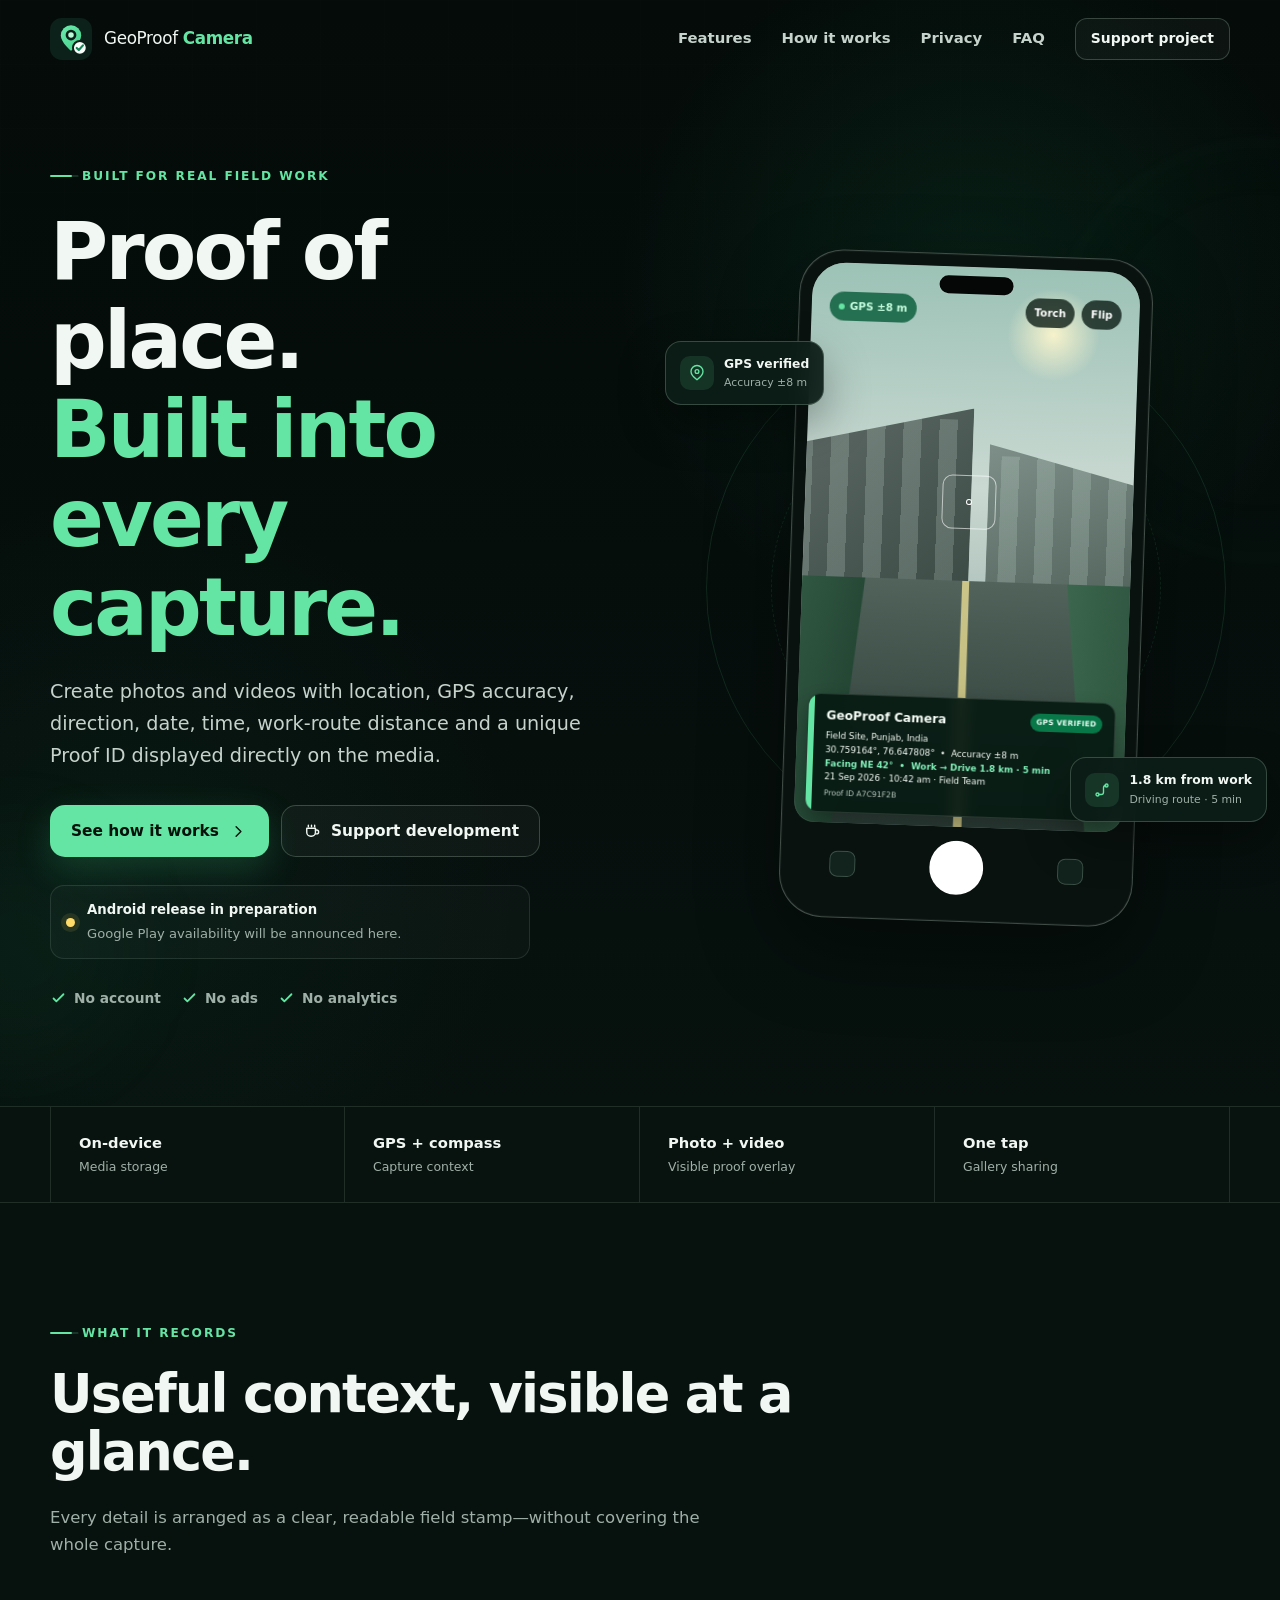
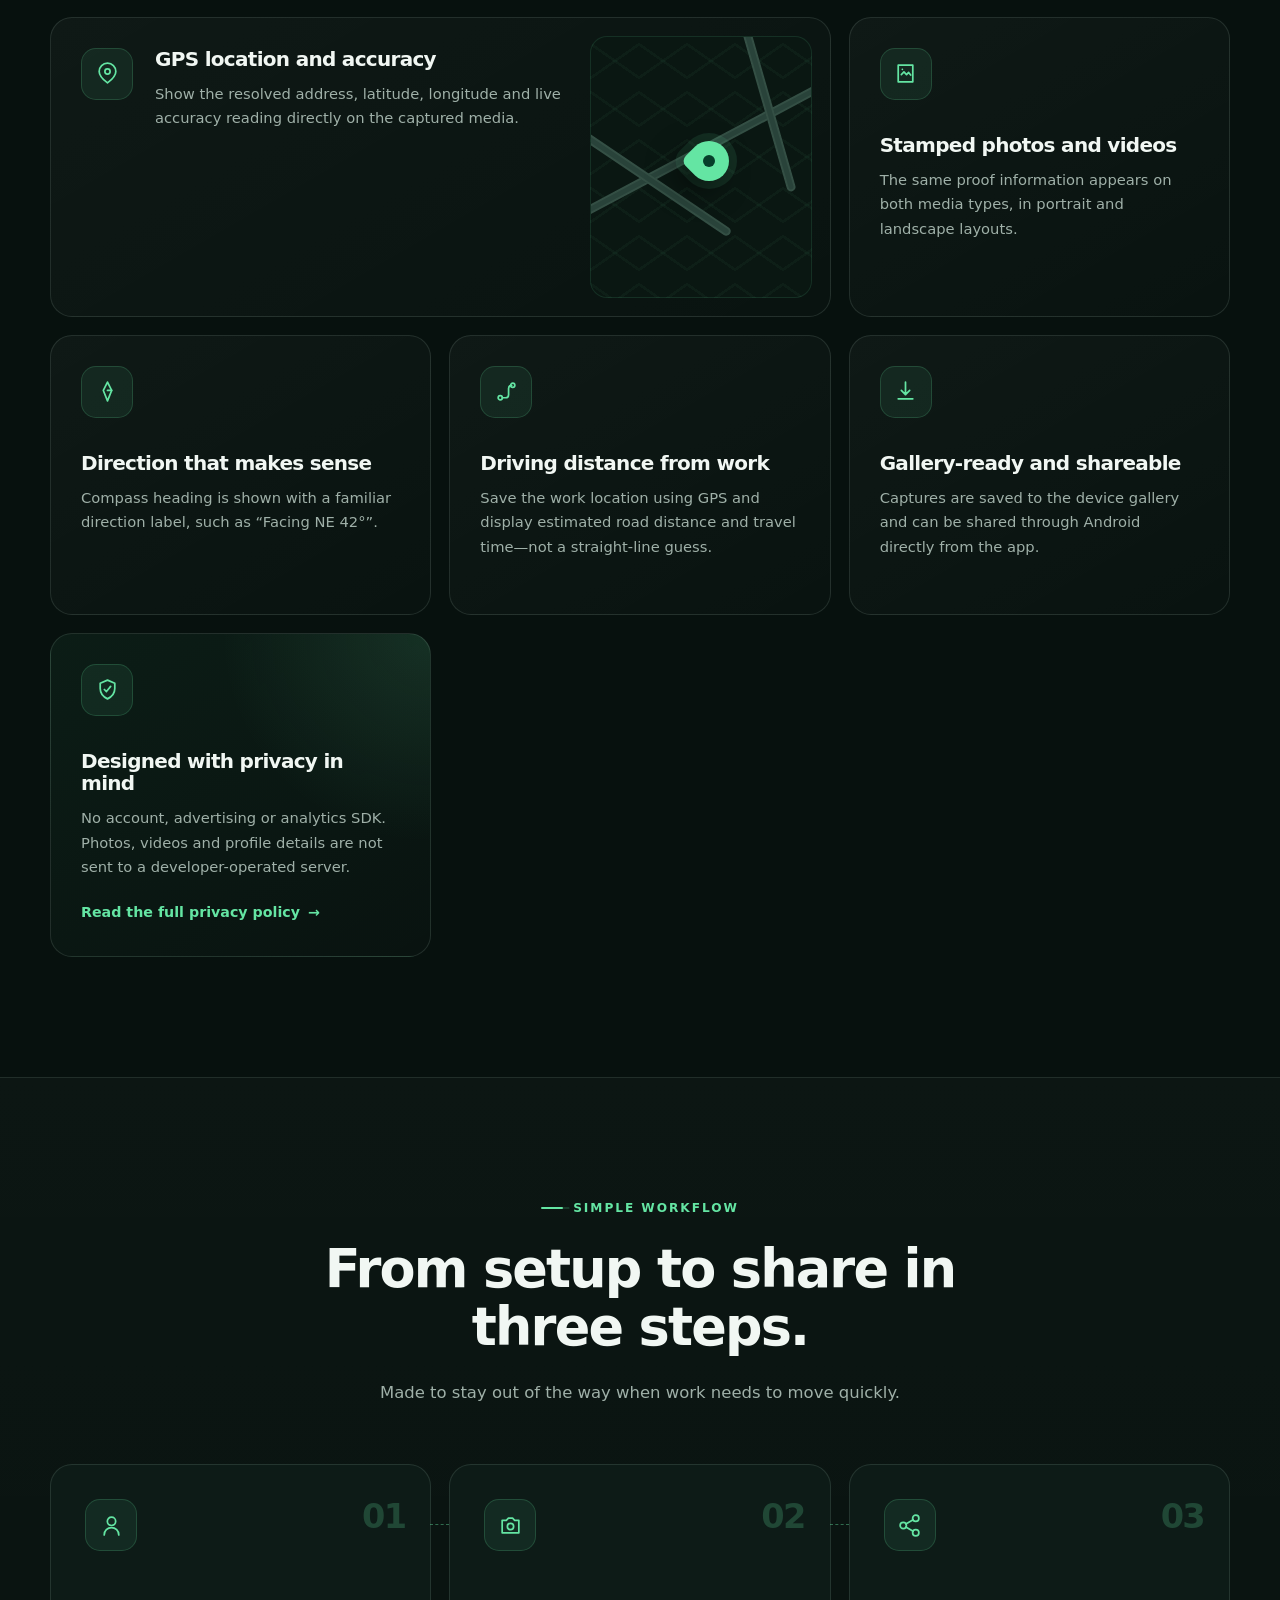
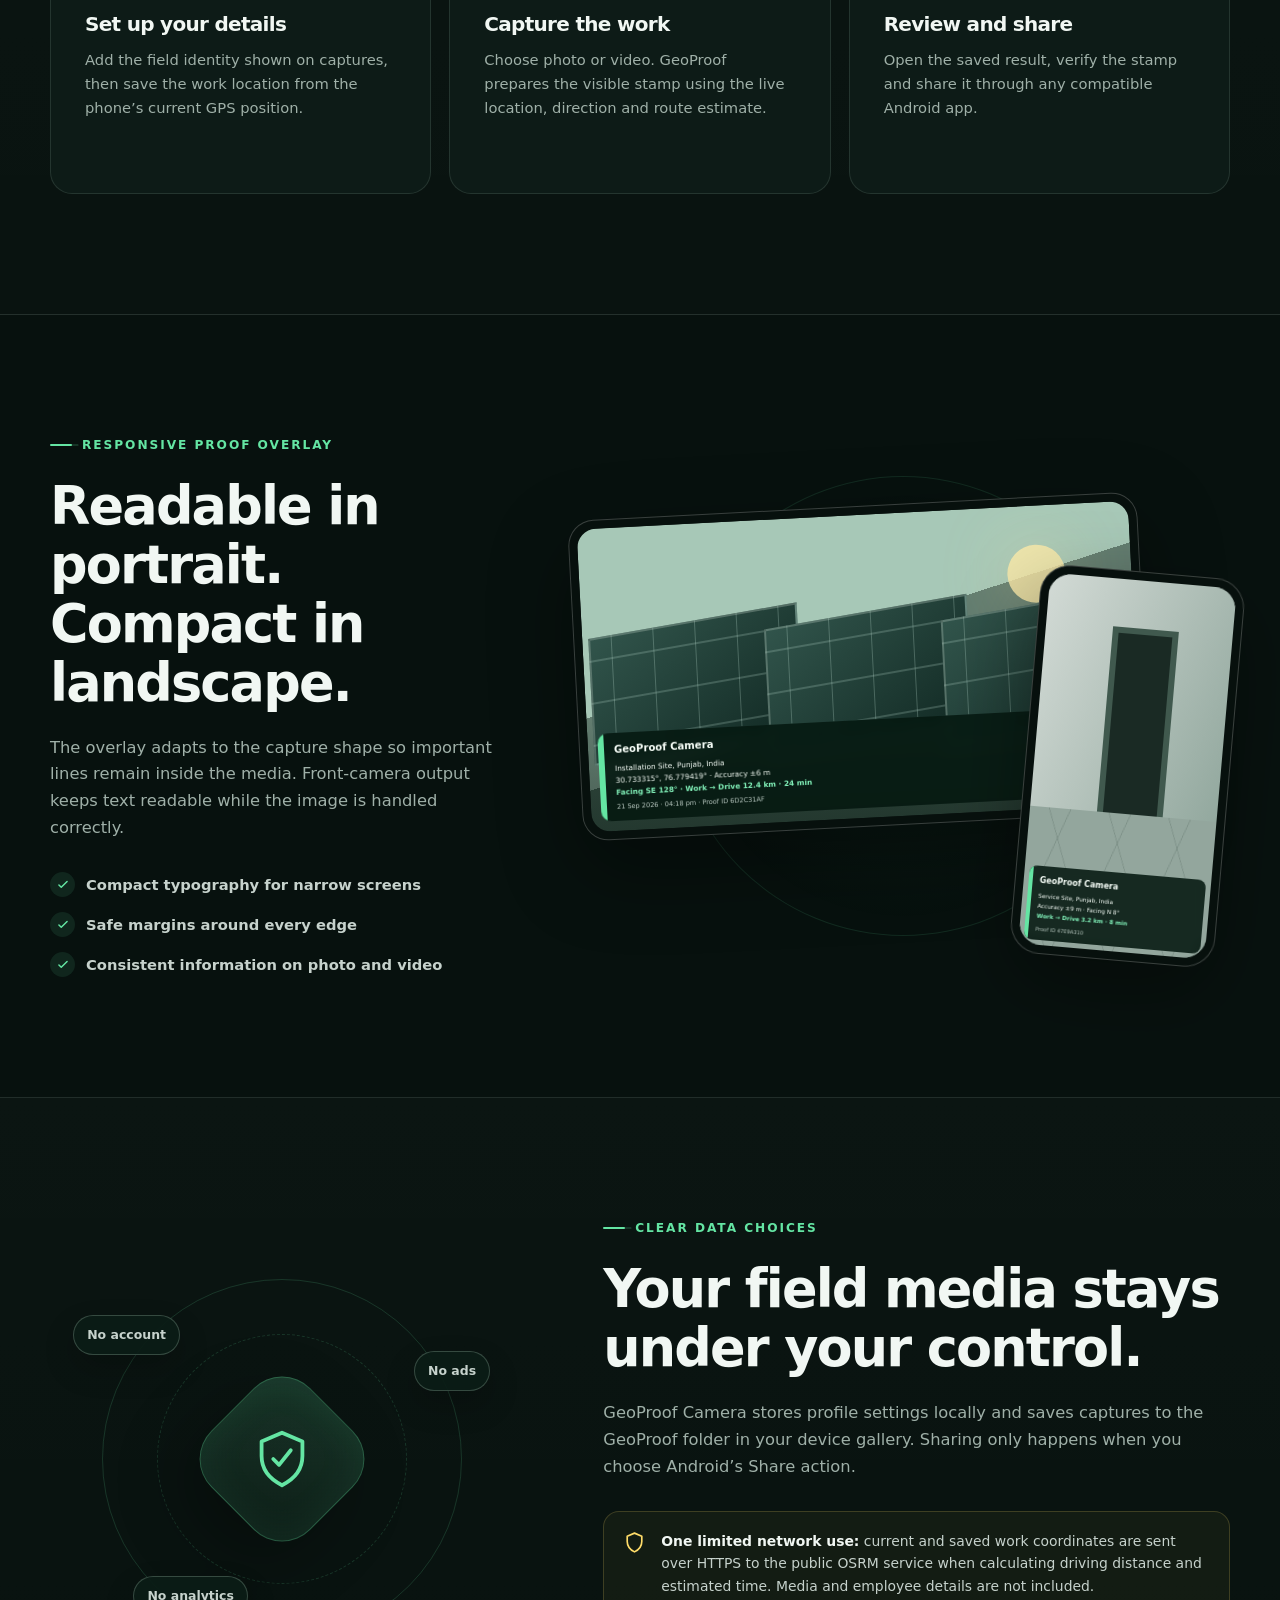
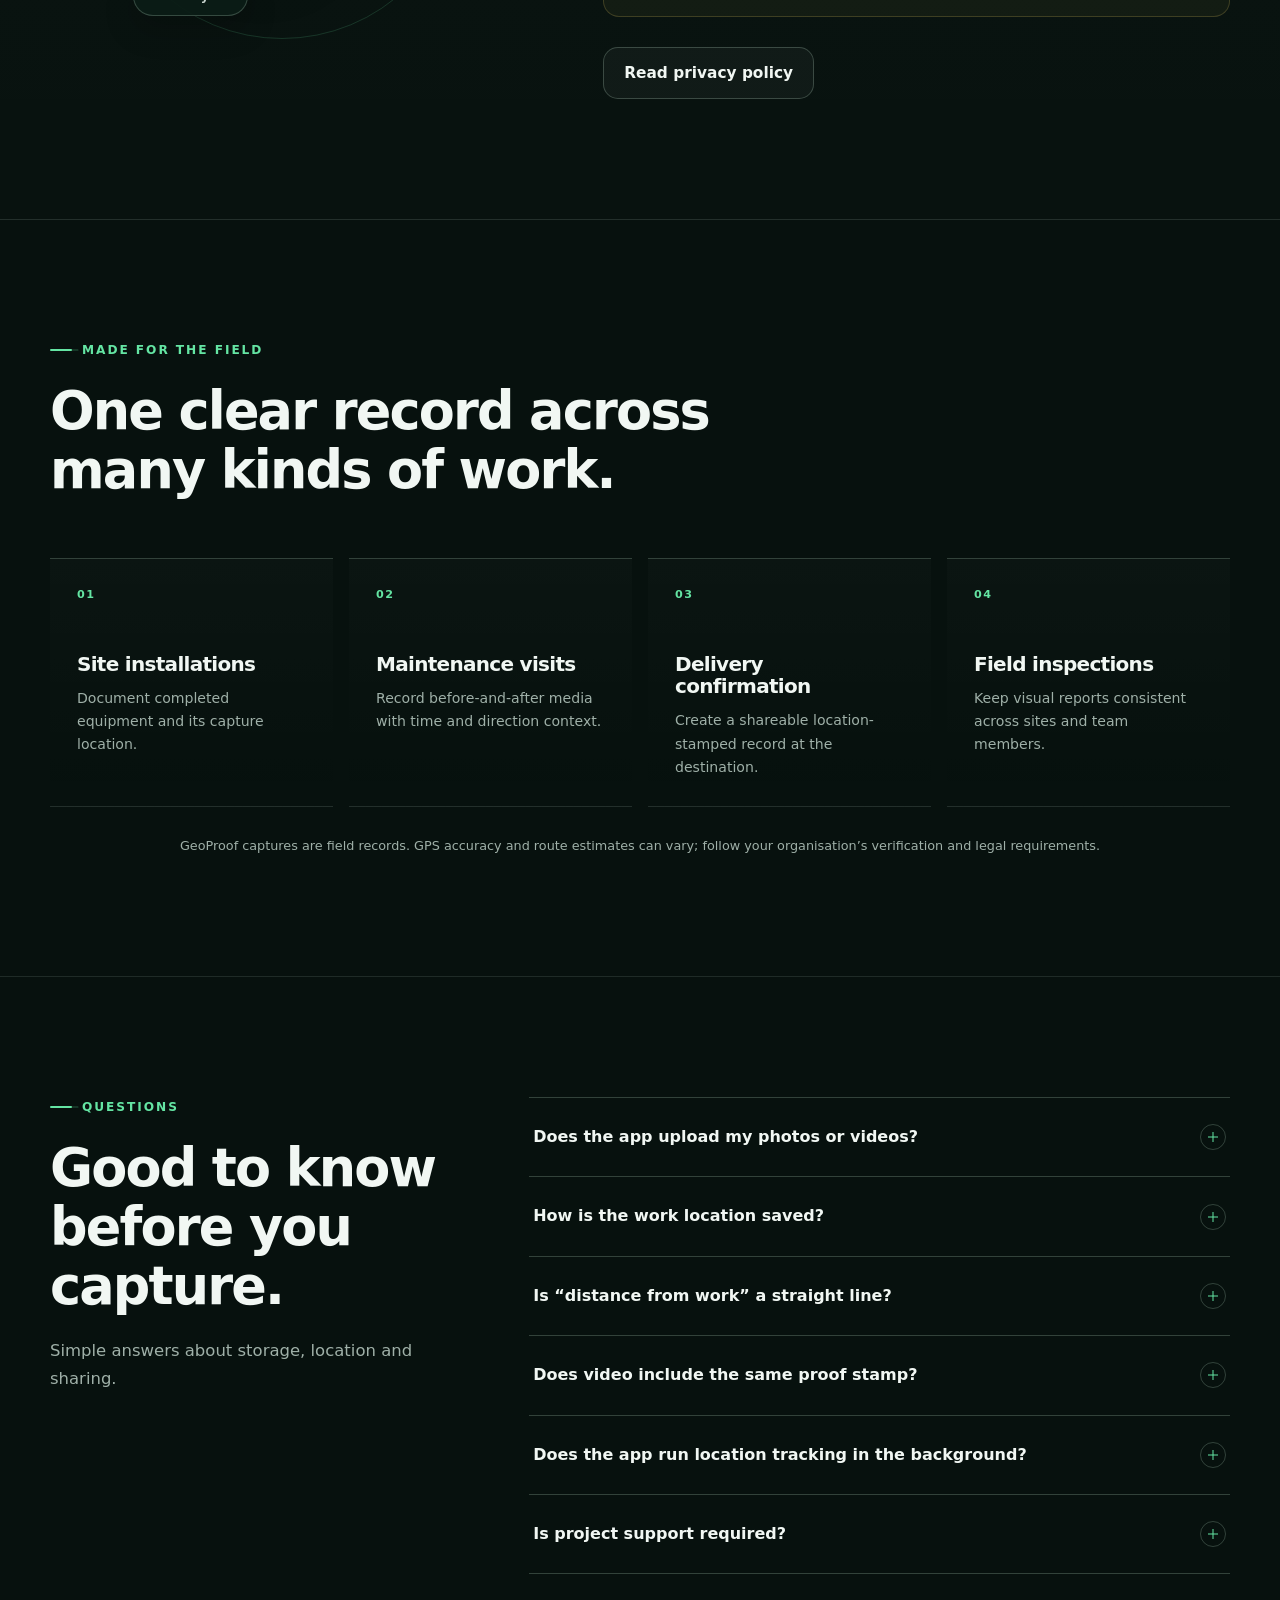
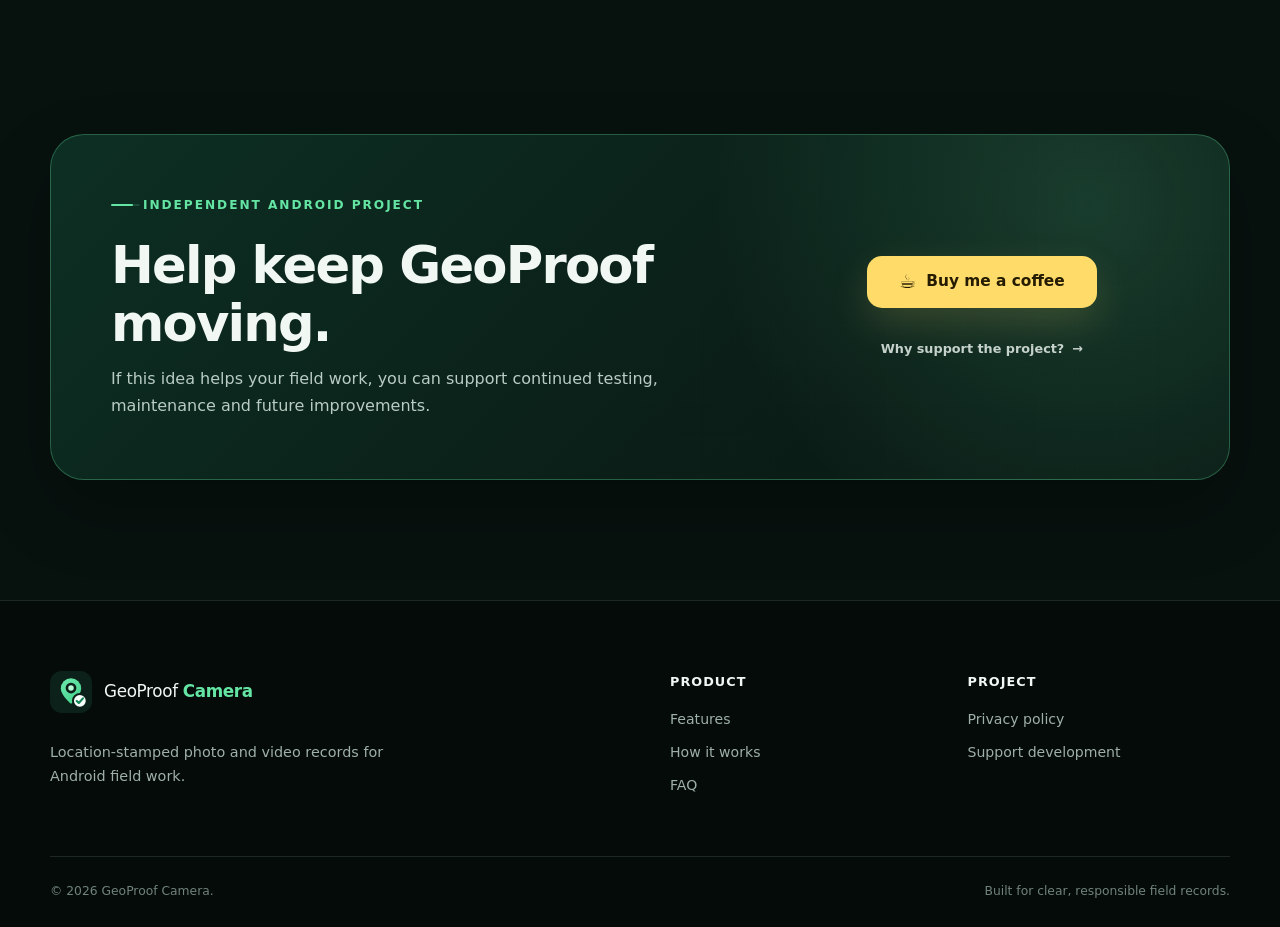
<file: docs/index.html>
<!doctype html>
<html lang="en">
<head>
  <meta charset="utf-8">
  <meta name="viewport" content="width=device-width, initial-scale=1">
  <meta name="theme-color" content="#07140f">
  <meta name="color-scheme" content="dark">
  <meta name="description" content="GeoProof Camera adds GPS location, direction, date, time, work-route distance and a unique Proof ID directly to field photos and videos.">
  <meta name="robots" content="index, follow">
  <link rel="canonical" href="https://teji.github.io/geoproof-camera-site/">
  <link rel="icon" href="assets/logo-mark.svg" type="image/svg+xml">
  <link rel="manifest" href="site.webmanifest">
  <link rel="stylesheet" href="assets/styles.css">

  <meta property="og:type" content="website">
  <meta property="og:title" content="GeoProof Camera — Field evidence with location built in">
  <meta property="og:description" content="Create location-stamped photos and videos with GPS accuracy, direction, work-route distance and a unique Proof ID.">
  <meta property="og:url" content="https://teji.github.io/geoproof-camera-site/">
  <meta property="og:site_name" content="GeoProof Camera">
  <meta property="og:image" content="https://teji.github.io/geoproof-camera-site/assets/social-card.png">
  <meta property="og:image:width" content="1200">
  <meta property="og:image:height" content="630">
  <meta name="twitter:card" content="summary_large_image">

  <title>GeoProof Camera — Location-stamped field photos and videos</title>

  <script type="application/ld+json">
  {
    "@context": "https://schema.org",
    "@type": "SoftwareApplication",
    "name": "GeoProof Camera",
    "applicationCategory": "UtilitiesApplication",
    "operatingSystem": "Android",
    "description": "An Android camera app for creating location-stamped field photos and videos with GPS accuracy, direction, work-route distance and a unique Proof ID.",
    "url": "https://teji.github.io/geoproof-camera-site/",
    "isAccessibleForFree": true,
    "author": {
      "@type": "Person",
      "name": "Teji"
    }
  }
  </script>
</head>
<body>
  <a class="skip-link" href="#main-content">Skip to main content</a>

  <header class="site-header" data-header>
    <nav class="nav container" aria-label="Main navigation">
      <a class="brand" href="./" aria-label="GeoProof Camera home">
        <img src="assets/logo-mark.svg" alt="" width="42" height="42">
        <span>GeoProof <strong>Camera</strong></span>
      </a>

      <button class="nav-toggle" type="button" aria-expanded="false" aria-controls="nav-menu" data-nav-toggle>
        <span class="sr-only">Open navigation</span>
        <span></span><span></span><span></span>
      </button>

      <div class="nav-menu" id="nav-menu" data-nav-menu>
        <a href="#features">Features</a>
        <a href="#how-it-works">How it works</a>
        <a href="#privacy">Privacy</a>
        <a href="#faq">FAQ</a>
        <a class="button button-small button-ghost" href="support.html">Support project</a>
      </div>
    </nav>
  </header>

  <main id="main-content">
    <section class="hero section">
      <div class="hero-glow hero-glow-one" aria-hidden="true"></div>
      <div class="hero-glow hero-glow-two" aria-hidden="true"></div>

      <div class="container hero-grid">
        <div class="hero-copy reveal">
          <p class="eyebrow"><span></span> Built for real field work</p>
          <h1>Proof of place.<br><em>Built into every capture.</em></h1>
          <p class="hero-lead">Create photos and videos with location, GPS accuracy, direction, date, time, work-route distance and a unique Proof ID displayed directly on the media.</p>

          <div class="hero-actions">
            <a class="button button-primary" href="#demo">
              See how it works
              <svg aria-hidden="true" viewBox="0 0 24 24"><path d="m9 18 6-6-6-6"/></svg>
            </a>
            <a class="button button-secondary" href="support.html">
              <svg aria-hidden="true" viewBox="0 0 24 24"><path d="M6 8h11v5a5 5 0 0 1-5 5h-1a5 5 0 0 1-5-5V8Z"/><path d="M17 10h1.5a2.5 2.5 0 0 1 0 5H17M8 4v2m4-2v2m4-2v2"/></svg>
              Support development
            </a>
          </div>

          <div class="release-note" role="note">
            <span class="release-dot" aria-hidden="true"></span>
            <div><strong>Android release in preparation</strong><span>Google Play availability will be announced here.</span></div>
          </div>

          <ul class="trust-list" aria-label="Privacy highlights">
            <li><svg aria-hidden="true" viewBox="0 0 24 24"><path d="m5 12 4 4L19 6"/></svg>No account</li>
            <li><svg aria-hidden="true" viewBox="0 0 24 24"><path d="m5 12 4 4L19 6"/></svg>No ads</li>
            <li><svg aria-hidden="true" viewBox="0 0 24 24"><path d="m5 12 4 4L19 6"/></svg>No analytics</li>
          </ul>
        </div>

        <div class="hero-visual reveal reveal-delay" aria-label="Illustration of a GeoProof Camera capture">
          <div class="orbit orbit-one" aria-hidden="true"></div>
          <div class="orbit orbit-two" aria-hidden="true"></div>
          <div class="float-card float-card-location">
            <span class="float-icon"><svg aria-hidden="true" viewBox="0 0 24 24"><path d="M20 10c0 5-8 11-8 11S4 15 4 10a8 8 0 1 1 16 0Z"/><circle cx="12" cy="10" r="2.5"/></svg></span>
            <span><strong>GPS verified</strong><small>Accuracy ±8 m</small></span>
          </div>

          <div class="phone-shell">
            <div class="phone-speaker" aria-hidden="true"></div>
            <div class="camera-scene">
              <div class="scene-sky"></div>
              <div class="scene-building scene-building-left"></div>
              <div class="scene-building scene-building-right"></div>
              <div class="scene-road"></div>
              <div class="camera-topline">
                <span class="verified-pill"><span></span> GPS ±8 m</span>
                <span class="camera-tool">Torch</span>
                <span class="camera-tool">Flip</span>
              </div>
              <div class="focus-reticle" aria-hidden="true"><span></span></div>
              <div class="proof-stamp proof-stamp-phone">
                <div class="stamp-accent" aria-hidden="true"></div>
                <div class="stamp-content">
                  <div class="stamp-heading"><strong>GeoProof Camera</strong><span>GPS VERIFIED</span></div>
                  <p>Field Site, Punjab, India</p>
                  <p>30.759164°, 76.647808° &nbsp;•&nbsp; Accuracy ±8 m</p>
                  <p class="stamp-highlight">Facing NE 42° &nbsp;•&nbsp; Work → Drive 1.8 km · 5 min</p>
                  <p>21 Sep 2026 · 10:42 am · Field Team</p>
                  <small>Proof ID A7C91F2B</small>
                </div>
              </div>
            </div>
            <div class="phone-controls" aria-hidden="true">
              <span></span><button tabindex="-1"></button><span></span>
            </div>
          </div>

          <div class="float-card float-card-route">
            <span class="float-icon"><svg aria-hidden="true" viewBox="0 0 24 24"><circle cx="6" cy="18" r="2"/><circle cx="18" cy="6" r="2"/><path d="M8 18h3a3 3 0 0 0 3-3V9a3 3 0 0 1 3-3"/></svg></span>
            <span><strong>1.8 km from work</strong><small>Driving route · 5 min</small></span>
          </div>
        </div>
      </div>
    </section>

    <section class="proof-strip" aria-label="Product principles">
      <div class="container proof-strip-grid">
        <div><strong>On-device</strong><span>Media storage</span></div>
        <div><strong>GPS + compass</strong><span>Capture context</span></div>
        <div><strong>Photo + video</strong><span>Visible proof overlay</span></div>
        <div><strong>One tap</strong><span>Gallery sharing</span></div>
      </div>
    </section>

    <section class="section" id="features">
      <div class="container">
        <div class="section-heading reveal">
          <p class="eyebrow"><span></span> What it records</p>
          <h2>Useful context, visible at a glance.</h2>
          <p>Every detail is arranged as a clear, readable field stamp—without covering the whole capture.</p>
        </div>

        <div class="feature-grid">
          <article class="feature-card feature-card-wide reveal">
            <div class="feature-icon"><svg aria-hidden="true" viewBox="0 0 24 24"><path d="M20 10c0 5-8 11-8 11S4 15 4 10a8 8 0 1 1 16 0Z"/><circle cx="12" cy="10" r="2.5"/></svg></div>
            <div>
              <h3>GPS location and accuracy</h3>
              <p>Show the resolved address, latitude, longitude and live accuracy reading directly on the captured media.</p>
            </div>
            <div class="mini-map" aria-hidden="true">
              <span class="map-road road-one"></span><span class="map-road road-two"></span><span class="map-road road-three"></span>
              <span class="map-pin"><i></i></span>
            </div>
          </article>

          <article class="feature-card reveal">
            <div class="feature-icon"><svg aria-hidden="true" viewBox="0 0 24 24"><path d="M5 4h14v16H5z"/><path d="m8 13 2.5-2.5L13 13l2-2 2 2.5M9 8h.01"/></svg></div>
            <h3>Stamped photos and videos</h3>
            <p>The same proof information appears on both media types, in portrait and landscape layouts.</p>
          </article>

          <article class="feature-card reveal">
            <div class="feature-icon"><svg aria-hidden="true" viewBox="0 0 24 24"><path d="m12 3 4 8-4 10-4-10 4-8Z"/><path d="m12 11 4 0"/></svg></div>
            <h3>Direction that makes sense</h3>
            <p>Compass heading is shown with a familiar direction label, such as “Facing NE 42°”.</p>
          </article>

          <article class="feature-card reveal">
            <div class="feature-icon"><svg aria-hidden="true" viewBox="0 0 24 24"><circle cx="6" cy="18" r="2"/><circle cx="18" cy="6" r="2"/><path d="M8 18h3a3 3 0 0 0 3-3V9a3 3 0 0 1 3-3"/></svg></div>
            <h3>Driving distance from work</h3>
            <p>Save the work location using GPS and display estimated road distance and travel time—not a straight-line guess.</p>
          </article>

          <article class="feature-card reveal">
            <div class="feature-icon"><svg aria-hidden="true" viewBox="0 0 24 24"><path d="M12 3v12m0 0 4-4m-4 4-4-4"/><path d="M5 19h14"/></svg></div>
            <h3>Gallery-ready and shareable</h3>
            <p>Captures are saved to the device gallery and can be shared through Android directly from the app.</p>
          </article>

          <article class="feature-card feature-card-accent reveal">
            <div class="feature-icon"><svg aria-hidden="true" viewBox="0 0 24 24"><path d="M12 3 5 6v5c0 5 3 8 7 10 4-2 7-5 7-10V6l-7-3Z"/><path d="m9 12 2 2 4-5"/></svg></div>
            <h3>Designed with privacy in mind</h3>
            <p>No account, advertising or analytics SDK. Photos, videos and profile details are not sent to a developer-operated server.</p>
            <a class="text-link" href="privacy-policy.html">Read the full privacy policy <span aria-hidden="true">→</span></a>
          </article>
        </div>
      </div>
    </section>

    <section class="section section-toned" id="how-it-works">
      <div class="container">
        <div class="section-heading centered reveal">
          <p class="eyebrow"><span></span> Simple workflow</p>
          <h2>From setup to share in three steps.</h2>
          <p>Made to stay out of the way when work needs to move quickly.</p>
        </div>

        <ol class="steps-grid">
          <li class="step-card reveal">
            <span class="step-number">01</span>
            <div class="step-icon"><svg aria-hidden="true" viewBox="0 0 24 24"><circle cx="12" cy="8" r="4"/><path d="M5 21a7 7 0 0 1 14 0"/></svg></div>
            <h3>Set up your details</h3>
            <p>Add the field identity shown on captures, then save the work location from the phone’s current GPS position.</p>
          </li>
          <li class="step-card reveal">
            <span class="step-number">02</span>
            <div class="step-icon"><svg aria-hidden="true" viewBox="0 0 24 24"><path d="M4 7h4l2-2h4l2 2h4v12H4z"/><circle cx="12" cy="13" r="3"/></svg></div>
            <h3>Capture the work</h3>
            <p>Choose photo or video. GeoProof prepares the visible stamp using the live location, direction and route estimate.</p>
          </li>
          <li class="step-card reveal">
            <span class="step-number">03</span>
            <div class="step-icon"><svg aria-hidden="true" viewBox="0 0 24 24"><circle cx="18" cy="5" r="3"/><circle cx="6" cy="12" r="3"/><circle cx="18" cy="19" r="3"/><path d="m8.5 10.5 7-4m-7 7 7 4"/></svg></div>
            <h3>Review and share</h3>
            <p>Open the saved result, verify the stamp and share it through any compatible Android app.</p>
          </li>
        </ol>
      </div>
    </section>

    <section class="section showcase" id="demo">
      <div class="container showcase-grid">
        <div class="showcase-copy reveal">
          <p class="eyebrow"><span></span> Responsive proof overlay</p>
          <h2>Readable in portrait.<br>Compact in landscape.</h2>
          <p>The overlay adapts to the capture shape so important lines remain inside the media. Front-camera output keeps text readable while the image is handled correctly.</p>

          <ul class="check-list">
            <li><span><svg aria-hidden="true" viewBox="0 0 24 24"><path d="m5 12 4 4L19 6"/></svg></span>Compact typography for narrow screens</li>
            <li><span><svg aria-hidden="true" viewBox="0 0 24 24"><path d="m5 12 4 4L19 6"/></svg></span>Safe margins around every edge</li>
            <li><span><svg aria-hidden="true" viewBox="0 0 24 24"><path d="m5 12 4 4L19 6"/></svg></span>Consistent information on photo and video</li>
          </ul>
        </div>

        <div class="device-stage reveal reveal-delay" aria-label="Portrait and landscape examples of the proof overlay">
          <div class="demo-device demo-landscape">
            <div class="demo-scene">
              <span class="demo-sun"></span>
              <span class="demo-panel panel-one"></span><span class="demo-panel panel-two"></span><span class="demo-panel panel-three"></span>
              <div class="proof-stamp proof-stamp-demo">
                <div class="stamp-accent"></div>
                <div class="stamp-content">
                  <div class="stamp-heading"><strong>GeoProof Camera</strong><span>GPS VERIFIED</span></div>
                  <p>Installation Site, Punjab, India</p>
                  <p>30.733315°, 76.779419° · Accuracy ±6 m</p>
                  <p class="stamp-highlight">Facing SE 128° · Work → Drive 12.4 km · 24 min</p>
                  <small>21 Sep 2026 · 04:18 pm · Proof ID 6D2C31AF</small>
                </div>
              </div>
            </div>
          </div>

          <div class="demo-device demo-portrait">
            <div class="portrait-scene">
              <span class="portrait-wall"></span><span class="portrait-door"></span><span class="portrait-floor"></span>
              <div class="proof-stamp proof-stamp-portrait">
                <div class="stamp-accent"></div>
                <div class="stamp-content">
                  <div class="stamp-heading"><strong>GeoProof Camera</strong><span>GPS</span></div>
                  <p>Service Site, Punjab, India</p>
                  <p>Accuracy ±9 m · Facing N 8°</p>
                  <p class="stamp-highlight">Work → Drive 3.2 km · 8 min</p>
                  <small>Proof ID 47E9A310</small>
                </div>
              </div>
            </div>
          </div>
        </div>
      </div>
    </section>

    <section class="section section-toned" id="privacy">
      <div class="container privacy-grid">
        <div class="privacy-visual reveal" aria-hidden="true">
          <div class="shield-ring shield-ring-one"></div>
          <div class="shield-ring shield-ring-two"></div>
          <div class="shield-core">
            <svg viewBox="0 0 24 24"><path d="M12 3 5 6v5c0 5 3 8 7 10 4-2 7-5 7-10V6l-7-3Z"/><path d="m9 12 2 2 4-5"/></svg>
          </div>
          <span class="privacy-label label-one">No account</span>
          <span class="privacy-label label-two">No ads</span>
          <span class="privacy-label label-three">No analytics</span>
        </div>

        <div class="privacy-copy reveal reveal-delay">
          <p class="eyebrow"><span></span> Clear data choices</p>
          <h2>Your field media stays under your control.</h2>
          <p>GeoProof Camera stores profile settings locally and saves captures to the GeoProof folder in your device gallery. Sharing only happens when you choose Android’s Share action.</p>
          <div class="privacy-note">
            <svg aria-hidden="true" viewBox="0 0 24 24"><path d="M12 3 5 6v5c0 5 3 8 7 10 4-2 7-5 7-10V6l-7-3Z"/></svg>
            <p><strong>One limited network use:</strong> current and saved work coordinates are sent over HTTPS to the public OSRM service when calculating driving distance and estimated time. Media and employee details are not included.</p>
          </div>
          <a class="button button-secondary" href="privacy-policy.html">Read privacy policy</a>
        </div>
      </div>
    </section>

    <section class="section use-cases">
      <div class="container">
        <div class="section-heading reveal">
          <p class="eyebrow"><span></span> Made for the field</p>
          <h2>One clear record across many kinds of work.</h2>
        </div>
        <div class="use-case-grid">
          <article class="use-case-card reveal"><span>01</span><h3>Site installations</h3><p>Document completed equipment and its capture location.</p></article>
          <article class="use-case-card reveal"><span>02</span><h3>Maintenance visits</h3><p>Record before-and-after media with time and direction context.</p></article>
          <article class="use-case-card reveal"><span>03</span><h3>Delivery confirmation</h3><p>Create a shareable location-stamped record at the destination.</p></article>
          <article class="use-case-card reveal"><span>04</span><h3>Field inspections</h3><p>Keep visual reports consistent across sites and team members.</p></article>
        </div>
        <p class="disclaimer reveal">GeoProof captures are field records. GPS accuracy and route estimates can vary; follow your organisation’s verification and legal requirements.</p>
      </div>
    </section>

    <section class="section faq-section" id="faq">
      <div class="container faq-grid">
        <div class="section-heading reveal">
          <p class="eyebrow"><span></span> Questions</p>
          <h2>Good to know before you capture.</h2>
          <p>Simple answers about storage, location and sharing.</p>
        </div>

        <div class="faq-list reveal reveal-delay">
          <details>
            <summary>Does the app upload my photos or videos?<span></span></summary>
            <p>No. Captured media is saved to the GeoProof folder in your device gallery and is shared only when you choose to share it.</p>
          </details>
          <details>
            <summary>How is the work location saved?<span></span></summary>
            <p>The app uses the phone’s live GPS location. Latitude and longitude are not manually editable, helping prevent accidental or arbitrary work coordinates.</p>
          </details>
          <details>
            <summary>Is “distance from work” a straight line?<span></span></summary>
            <p>No. GeoProof requests a driving route estimate from the public OSRM service and displays road distance with estimated travel time.</p>
          </details>
          <details>
            <summary>Does video include the same proof stamp?<span></span></summary>
            <p>Yes. Photos and videos include the same core location, direction, route, identity, time and Proof ID information.</p>
          </details>
          <details>
            <summary>Does the app run location tracking in the background?<span></span></summary>
            <p>No. The app uses foreground location for setup and capture features; it does not request background location permission.</p>
          </details>
          <details>
            <summary>Is project support required?<span></span></summary>
            <p>No. Supporting the project is entirely optional and does not unlock features, rewards or special access.</p>
          </details>
        </div>
      </div>
    </section>

    <section class="section final-cta">
      <div class="container">
        <div class="cta-card reveal">
          <div class="cta-grid" aria-hidden="true"></div>
          <div>
            <p class="eyebrow"><span></span> Independent Android project</p>
            <h2>Help keep GeoProof moving.</h2>
            <p>If this idea helps your field work, you can support continued testing, maintenance and future improvements.</p>
          </div>
          <div class="cta-actions">
            <a class="button button-coffee" href="https://www.buymeacoffee.com/Teji" target="_blank" rel="noopener noreferrer">
              <span aria-hidden="true">☕</span> Buy me a coffee
            </a>
            <a class="text-link light-link" href="support.html">Why support the project? <span aria-hidden="true">→</span></a>
          </div>
        </div>
      </div>
    </section>
  </main>

  <footer class="site-footer">
    <div class="container footer-grid">
      <div class="footer-brand">
        <a class="brand" href="./"><img src="assets/logo-mark.svg" alt="" width="42" height="42"><span>GeoProof <strong>Camera</strong></span></a>
        <p>Location-stamped photo and video records for Android field work.</p>
      </div>
      <div class="footer-links">
        <div><strong>Product</strong><a href="#features">Features</a><a href="#how-it-works">How it works</a><a href="#faq">FAQ</a></div>
        <div><strong>Project</strong><a href="privacy-policy.html">Privacy policy</a><a href="support.html">Support development</a></div>
      </div>
    </div>
    <div class="container footer-bottom">
      <span>© <span data-year>2026</span> GeoProof Camera.</span>
      <span>Built for clear, responsible field records.</span>
    </div>
  </footer>

  <script src="assets/app.js" defer></script>
</body>
</html>
</file>
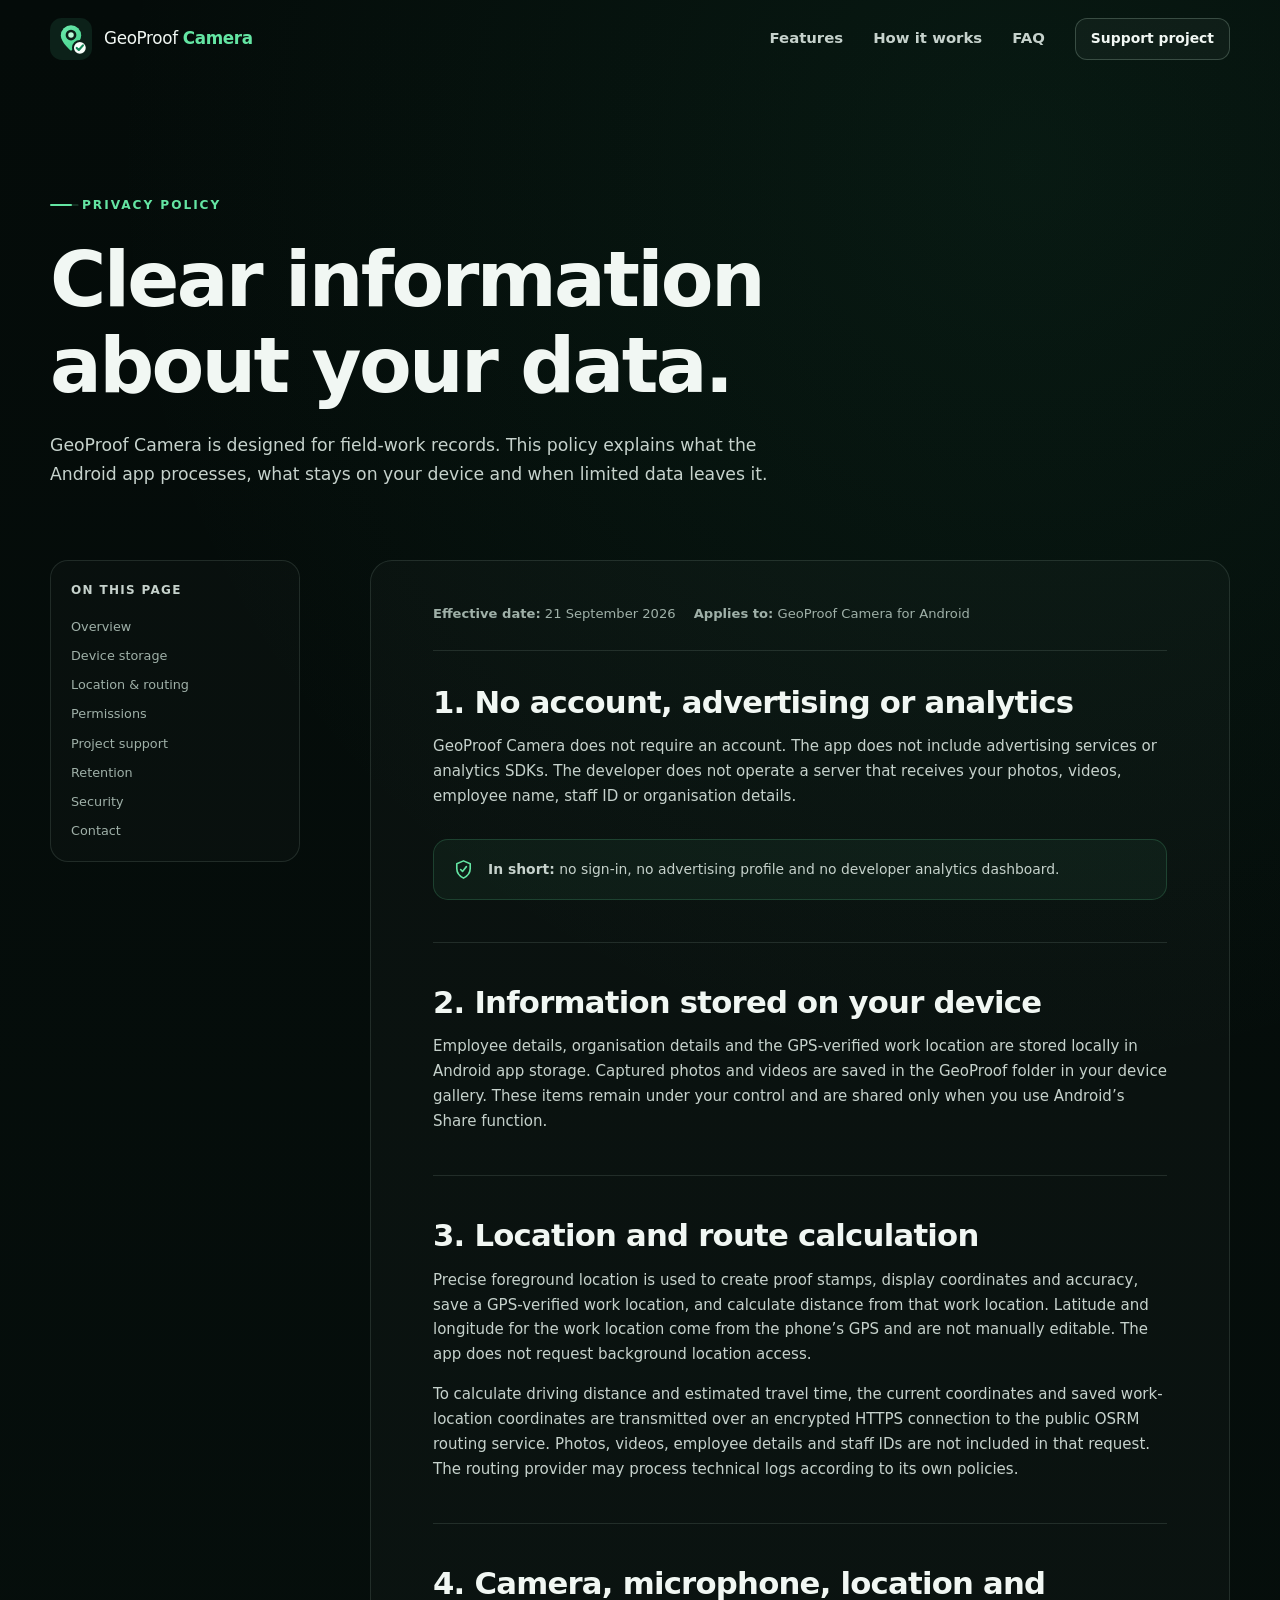
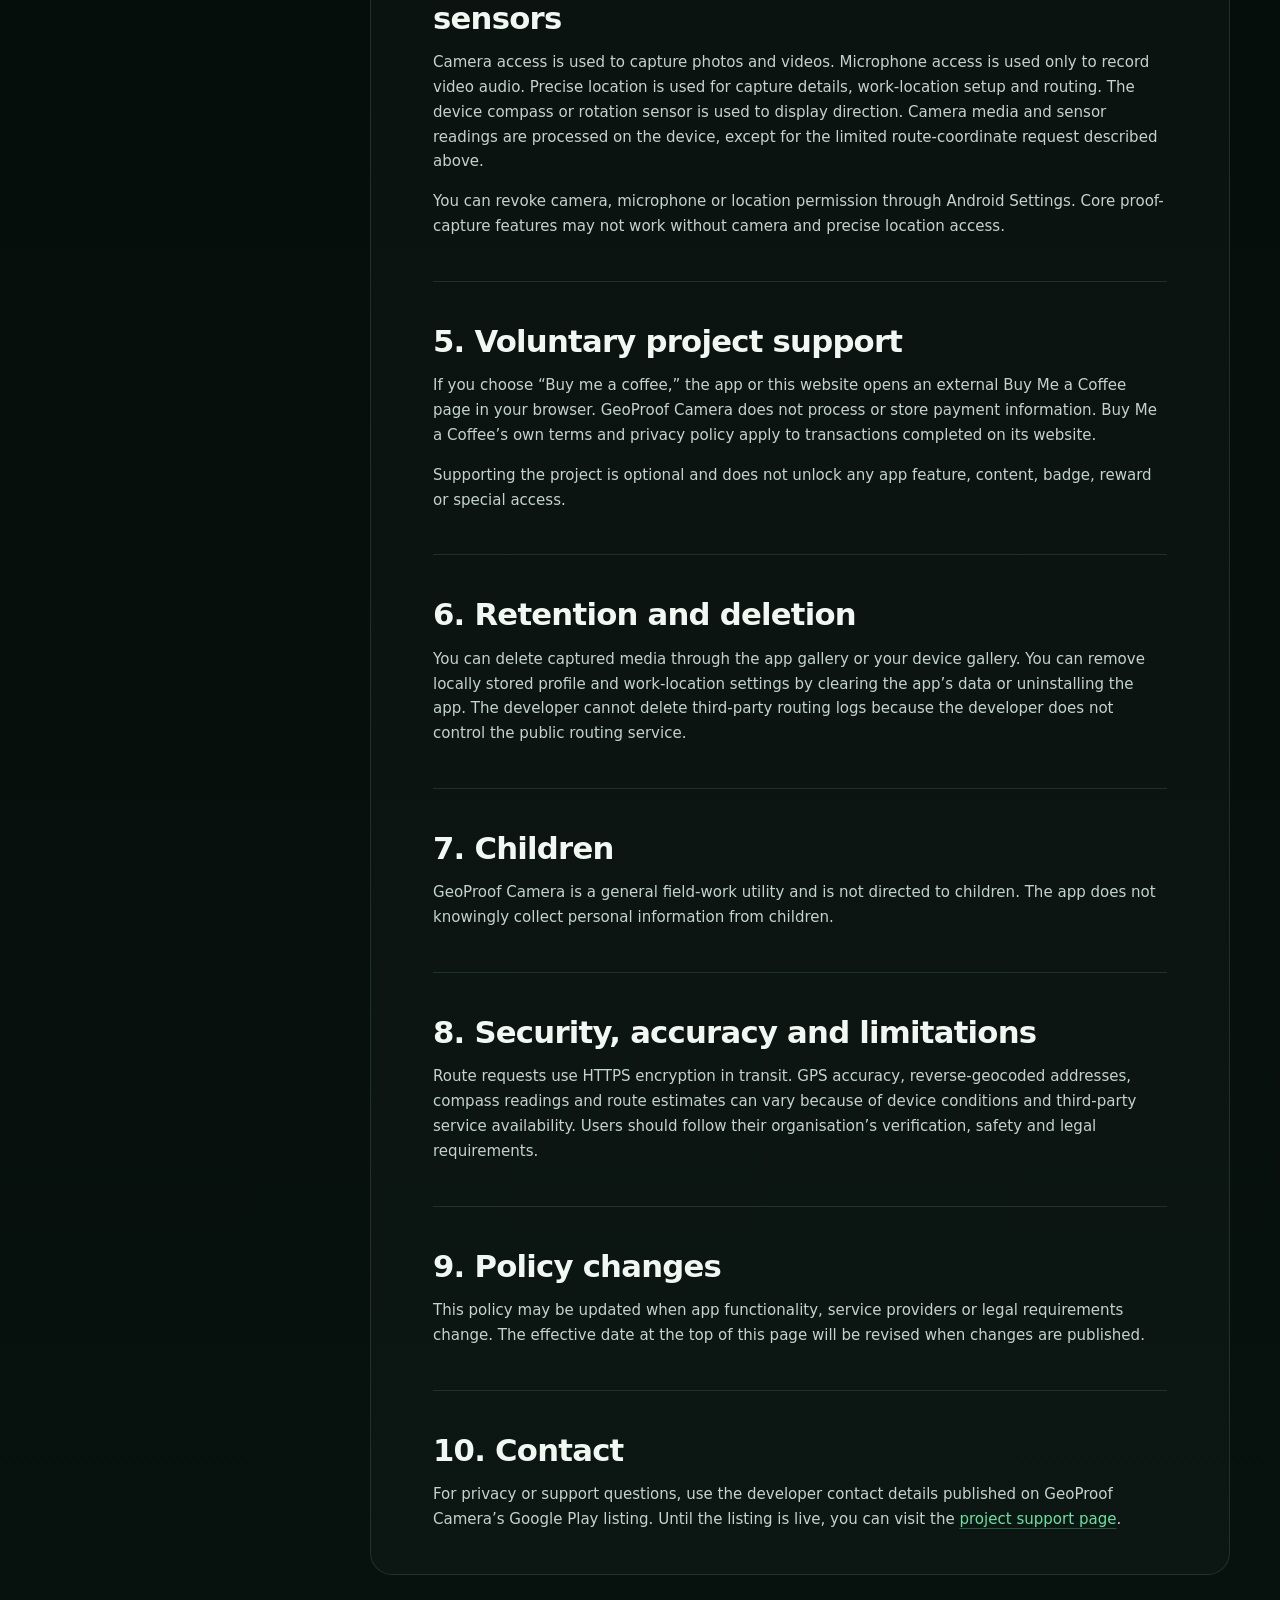
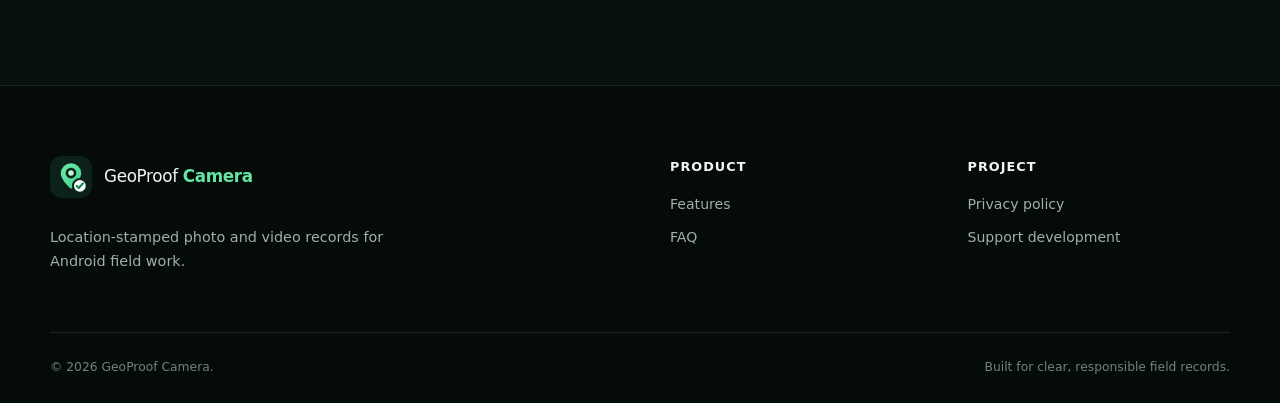
<file: docs/privacy-policy.html>
<!doctype html>
<html lang="en">
<head>
  <meta charset="utf-8">
  <meta name="viewport" content="width=device-width, initial-scale=1">
  <meta name="theme-color" content="#07140f">
  <meta name="color-scheme" content="dark">
  <meta name="description" content="GeoProof Camera privacy policy: learn how location, media, profile settings and route requests are processed.">
  <meta name="robots" content="index, follow">
  <link rel="canonical" href="https://teji.github.io/geoproof-camera-site/privacy-policy.html">
  <link rel="icon" href="assets/logo-mark.svg" type="image/svg+xml">
  <link rel="stylesheet" href="assets/styles.css">
  <title>Privacy Policy — GeoProof Camera</title>
</head>
<body>
  <a class="skip-link" href="#main-content">Skip to main content</a>

  <header class="site-header scrolled" data-header>
    <nav class="nav container" aria-label="Main navigation">
      <a class="brand" href="./" aria-label="GeoProof Camera home">
        <img src="assets/logo-mark.svg" alt="" width="42" height="42">
        <span>GeoProof <strong>Camera</strong></span>
      </a>
      <button class="nav-toggle" type="button" aria-expanded="false" aria-controls="nav-menu" data-nav-toggle>
        <span class="sr-only">Open navigation</span>
        <span></span><span></span><span></span>
      </button>
      <div class="nav-menu" id="nav-menu" data-nav-menu>
        <a href="./#features">Features</a>
        <a href="./#how-it-works">How it works</a>
        <a href="./#faq">FAQ</a>
        <a class="button button-small button-ghost" href="support.html">Support project</a>
      </div>
    </nav>
  </header>

  <main class="page-main" id="main-content">
    <div class="container">
      <header class="page-hero reveal">
        <p class="eyebrow"><span></span> Privacy policy</p>
        <h1>Clear information about your data.</h1>
        <p>GeoProof Camera is designed for field-work records. This policy explains what the Android app processes, what stays on your device and when limited data leaves it.</p>
      </header>

      <div class="legal-layout">
        <aside class="legal-nav" aria-label="Policy sections">
          <strong>On this page</strong>
          <a href="#overview">Overview</a>
          <a href="#storage">Device storage</a>
          <a href="#location">Location &amp; routing</a>
          <a href="#permissions">Permissions</a>
          <a href="#support">Project support</a>
          <a href="#retention">Retention</a>
          <a href="#security">Security</a>
          <a href="#contact">Contact</a>
        </aside>

        <article class="legal-document reveal reveal-delay">
          <div class="legal-meta">
            <span><strong>Effective date:</strong> 21 September 2026</span>
            <span><strong>Applies to:</strong> GeoProof Camera for Android</span>
          </div>

          <section id="overview">
            <h2>1. No account, advertising or analytics</h2>
            <p>GeoProof Camera does not require an account. The app does not include advertising services or analytics SDKs. The developer does not operate a server that receives your photos, videos, employee name, staff ID or organisation details.</p>
            <div class="legal-callout">
              <svg aria-hidden="true" viewBox="0 0 24 24"><path d="M12 3 5 6v5c0 5 3 8 7 10 4-2 7-5 7-10V6l-7-3Z"/><path d="m9 12 2 2 4-5"/></svg>
              <p><strong>In short:</strong> no sign-in, no advertising profile and no developer analytics dashboard.</p>
            </div>
          </section>

          <section id="storage">
            <h2>2. Information stored on your device</h2>
            <p>Employee details, organisation details and the GPS-verified work location are stored locally in Android app storage. Captured photos and videos are saved in the GeoProof folder in your device gallery. These items remain under your control and are shared only when you use Android’s Share function.</p>
          </section>

          <section id="location">
            <h2>3. Location and route calculation</h2>
            <p>Precise foreground location is used to create proof stamps, display coordinates and accuracy, save a GPS-verified work location, and calculate distance from that work location. Latitude and longitude for the work location come from the phone’s GPS and are not manually editable. The app does not request background location access.</p>
            <p>To calculate driving distance and estimated travel time, the current coordinates and saved work-location coordinates are transmitted over an encrypted HTTPS connection to the public OSRM routing service. Photos, videos, employee details and staff IDs are not included in that request. The routing provider may process technical logs according to its own policies.</p>
          </section>

          <section id="permissions">
            <h2>4. Camera, microphone, location and sensors</h2>
            <p>Camera access is used to capture photos and videos. Microphone access is used only to record video audio. Precise location is used for capture details, work-location setup and routing. The device compass or rotation sensor is used to display direction. Camera media and sensor readings are processed on the device, except for the limited route-coordinate request described above.</p>
            <p>You can revoke camera, microphone or location permission through Android Settings. Core proof-capture features may not work without camera and precise location access.</p>
          </section>

          <section id="support">
            <h2>5. Voluntary project support</h2>
            <p>If you choose “Buy me a coffee,” the app or this website opens an external Buy Me a Coffee page in your browser. GeoProof Camera does not process or store payment information. Buy Me a Coffee’s own terms and privacy policy apply to transactions completed on its website.</p>
            <p>Supporting the project is optional and does not unlock any app feature, content, badge, reward or special access.</p>
          </section>

          <section id="retention">
            <h2>6. Retention and deletion</h2>
            <p>You can delete captured media through the app gallery or your device gallery. You can remove locally stored profile and work-location settings by clearing the app’s data or uninstalling the app. The developer cannot delete third-party routing logs because the developer does not control the public routing service.</p>
          </section>

          <section>
            <h2>7. Children</h2>
            <p>GeoProof Camera is a general field-work utility and is not directed to children. The app does not knowingly collect personal information from children.</p>
          </section>

          <section id="security">
            <h2>8. Security, accuracy and limitations</h2>
            <p>Route requests use HTTPS encryption in transit. GPS accuracy, reverse-geocoded addresses, compass readings and route estimates can vary because of device conditions and third-party service availability. Users should follow their organisation’s verification, safety and legal requirements.</p>
          </section>

          <section>
            <h2>9. Policy changes</h2>
            <p>This policy may be updated when app functionality, service providers or legal requirements change. The effective date at the top of this page will be revised when changes are published.</p>
          </section>

          <section id="contact">
            <h2>10. Contact</h2>
            <p>For privacy or support questions, use the developer contact details published on GeoProof Camera’s Google Play listing. Until the listing is live, you can visit the <a href="support.html">project support page</a>.</p>
          </section>
        </article>
      </div>
    </div>
  </main>

  <footer class="site-footer">
    <div class="container footer-grid">
      <div class="footer-brand">
        <a class="brand" href="./"><img src="assets/logo-mark.svg" alt="" width="42" height="42"><span>GeoProof <strong>Camera</strong></span></a>
        <p>Location-stamped photo and video records for Android field work.</p>
      </div>
      <div class="footer-links">
        <div><strong>Product</strong><a href="./#features">Features</a><a href="./#faq">FAQ</a></div>
        <div><strong>Project</strong><a href="privacy-policy.html" aria-current="page">Privacy policy</a><a href="support.html">Support development</a></div>
      </div>
    </div>
    <div class="container footer-bottom"><span>© <span data-year>2026</span> GeoProof Camera.</span><span>Built for clear, responsible field records.</span></div>
  </footer>

  <script src="assets/app.js" defer></script>
</body>
</html>
</file>
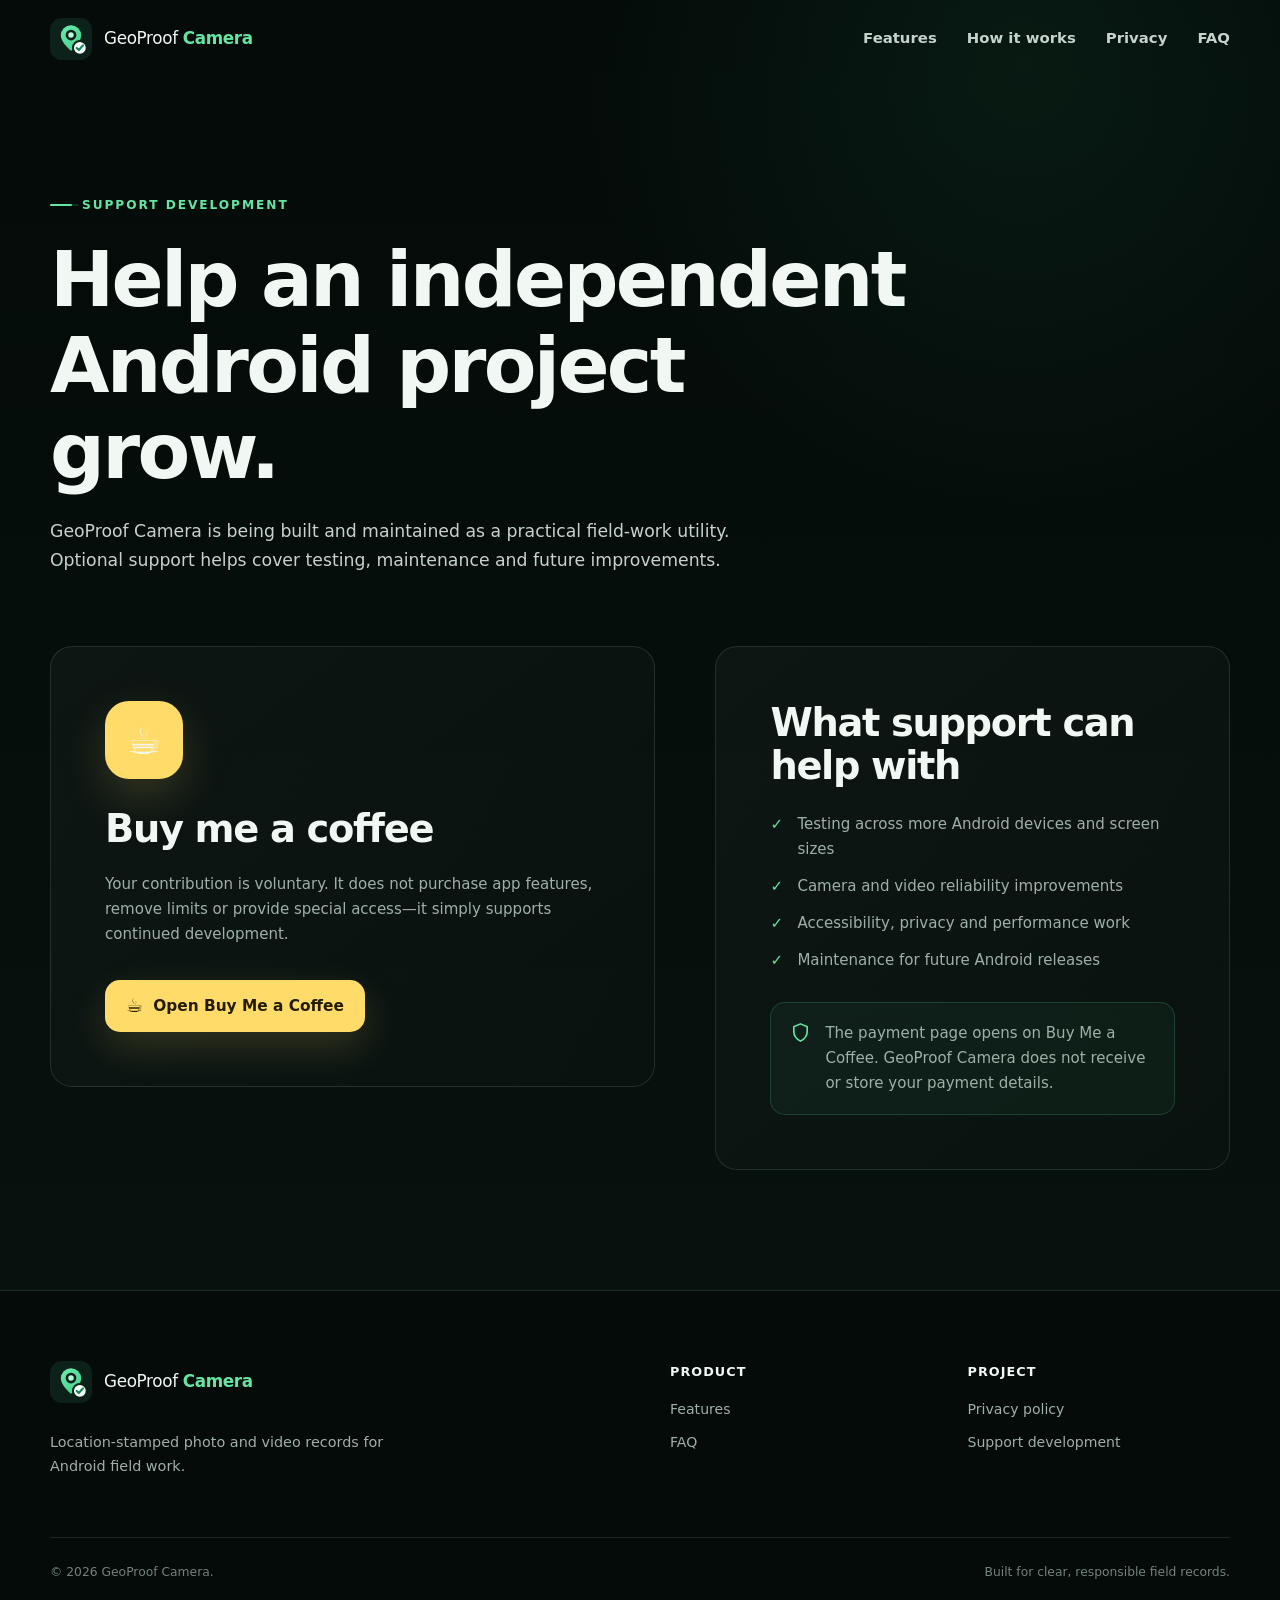
<file: docs/support.html>
<!doctype html>
<html lang="en">
<head>
  <meta charset="utf-8">
  <meta name="viewport" content="width=device-width, initial-scale=1">
  <meta name="theme-color" content="#07140f">
  <meta name="color-scheme" content="dark">
  <meta name="description" content="Support the independent development and maintenance of GeoProof Camera.">
  <meta name="robots" content="index, follow">
  <link rel="canonical" href="https://teji.github.io/geoproof-camera-site/support.html">
  <link rel="icon" href="assets/logo-mark.svg" type="image/svg+xml">
  <link rel="stylesheet" href="assets/styles.css">
  <title>Support the Project — GeoProof Camera</title>
</head>
<body>
  <a class="skip-link" href="#main-content">Skip to main content</a>

  <header class="site-header scrolled" data-header>
    <nav class="nav container" aria-label="Main navigation">
      <a class="brand" href="./" aria-label="GeoProof Camera home"><img src="assets/logo-mark.svg" alt="" width="42" height="42"><span>GeoProof <strong>Camera</strong></span></a>
      <button class="nav-toggle" type="button" aria-expanded="false" aria-controls="nav-menu" data-nav-toggle><span class="sr-only">Open navigation</span><span></span><span></span><span></span></button>
      <div class="nav-menu" id="nav-menu" data-nav-menu>
        <a href="./#features">Features</a>
        <a href="./#how-it-works">How it works</a>
        <a href="privacy-policy.html">Privacy</a>
        <a href="./#faq">FAQ</a>
      </div>
    </nav>
  </header>

  <main class="page-main" id="main-content">
    <div class="container">
      <header class="page-hero reveal">
        <p class="eyebrow"><span></span> Support development</p>
        <h1>Help an independent Android project grow.</h1>
        <p>GeoProof Camera is being built and maintained as a practical field-work utility. Optional support helps cover testing, maintenance and future improvements.</p>
      </header>

      <div class="support-layout">
        <section class="support-card reveal">
          <div class="coffee-symbol" aria-hidden="true">☕</div>
          <h2>Buy me a coffee</h2>
          <p>Your contribution is voluntary. It does not purchase app features, remove limits or provide special access—it simply supports continued development.</p>
          <a class="button button-coffee" href="https://www.buymeacoffee.com/Teji" target="_blank" rel="noopener noreferrer"><span aria-hidden="true">☕</span> Open Buy Me a Coffee</a>
        </section>

        <aside class="support-note-card reveal reveal-delay">
          <h2>What support can help with</h2>
          <ul>
            <li>Testing across more Android devices and screen sizes</li>
            <li>Camera and video reliability improvements</li>
            <li>Accessibility, privacy and performance work</li>
            <li>Maintenance for future Android releases</li>
          </ul>
          <div class="legal-callout">
            <svg aria-hidden="true" viewBox="0 0 24 24"><path d="M12 3 5 6v5c0 5 3 8 7 10 4-2 7-5 7-10V6l-7-3Z"/></svg>
            <p>The payment page opens on Buy Me a Coffee. GeoProof Camera does not receive or store your payment details.</p>
          </div>
        </aside>
      </div>
    </div>
  </main>

  <footer class="site-footer">
    <div class="container footer-grid">
      <div class="footer-brand"><a class="brand" href="./"><img src="assets/logo-mark.svg" alt="" width="42" height="42"><span>GeoProof <strong>Camera</strong></span></a><p>Location-stamped photo and video records for Android field work.</p></div>
      <div class="footer-links"><div><strong>Product</strong><a href="./#features">Features</a><a href="./#faq">FAQ</a></div><div><strong>Project</strong><a href="privacy-policy.html">Privacy policy</a><a href="support.html" aria-current="page">Support development</a></div></div>
    </div>
    <div class="container footer-bottom"><span>© <span data-year>2026</span> GeoProof Camera.</span><span>Built for clear, responsible field records.</span></div>
  </footer>
  <script src="assets/app.js" defer></script>
</body>
</html>
</file>
<file: docs/assets/styles.css>
:root {
  --bg: #07110e;
  --bg-deep: #040b09;
  --surface: #0d1b17;
  --surface-2: #12231e;
  --surface-3: #173028;
  --line: rgba(203, 239, 219, 0.12);
  --line-strong: rgba(203, 239, 219, 0.22);
  --text: #f1f7f3;
  --muted: #9fb0a8;
  --muted-light: #c6d2cc;
  --green: #64e5a3;
  --green-strong: #3bd98a;
  --green-dark: #063e2a;
  --gold: #ffdc69;
  --danger: #ffb58d;
  --shadow: 0 30px 80px rgba(0, 0, 0, 0.38);
  --radius-sm: 14px;
  --radius-md: 22px;
  --radius-lg: 34px;
  --container: 1180px;
  --header-height: 78px;
}

*,
*::before,
*::after {
  box-sizing: border-box;
}

html {
  scroll-behavior: smooth;
  scroll-padding-top: calc(var(--header-height) + 20px);
}

body {
  margin: 0;
  min-width: 320px;
  overflow-x: hidden;
  background: var(--bg);
  color: var(--text);
  font-family: Inter, ui-sans-serif, system-ui, -apple-system, BlinkMacSystemFont, "Segoe UI", sans-serif;
  font-size: 16px;
  line-height: 1.65;
  text-rendering: optimizeLegibility;
  -webkit-font-smoothing: antialiased;
}

body.menu-open {
  overflow: hidden;
}

::selection {
  background: var(--green);
  color: var(--bg-deep);
}

a {
  color: inherit;
  text-decoration: none;
}

button,
input,
textarea,
select {
  font: inherit;
}

button,
a {
  -webkit-tap-highlight-color: transparent;
}

img,
svg {
  display: block;
}

p,
h1,
h2,
h3,
ul,
ol {
  margin-top: 0;
}

h1,
h2,
h3 {
  line-height: 1.12;
  letter-spacing: -0.035em;
}

h1 {
  margin-bottom: 24px;
  font-size: clamp(3rem, 6.2vw, 6.15rem);
  font-weight: 760;
}

h2 {
  margin-bottom: 22px;
  font-size: clamp(2.25rem, 4.1vw, 4.35rem);
  font-weight: 720;
}

h3 {
  margin-bottom: 12px;
  font-size: 1.25rem;
}

.container {
  width: min(calc(100% - 40px), var(--container));
  margin-inline: auto;
}

.section {
  position: relative;
  padding: 120px 0;
}

.section-toned {
  background: linear-gradient(180deg, rgba(255, 255, 255, 0.018), rgba(255, 255, 255, 0.008));
  border-block: 1px solid var(--line);
}

.sr-only {
  position: absolute;
  width: 1px;
  height: 1px;
  padding: 0;
  margin: -1px;
  overflow: hidden;
  clip: rect(0, 0, 0, 0);
  white-space: nowrap;
  border: 0;
}

.skip-link {
  position: fixed;
  z-index: 999;
  top: 12px;
  left: 12px;
  transform: translateY(-150%);
  padding: 11px 16px;
  border-radius: 10px;
  background: var(--green);
  color: var(--bg-deep);
  font-weight: 800;
  transition: transform 180ms ease;
}

.skip-link:focus {
  transform: translateY(0);
}

:focus-visible {
  outline: 3px solid var(--gold);
  outline-offset: 4px;
}

.site-header {
  position: fixed;
  z-index: 100;
  inset: 0 0 auto;
  height: var(--header-height);
  border-bottom: 1px solid transparent;
  transition: background 220ms ease, border-color 220ms ease, box-shadow 220ms ease;
}

.site-header.scrolled,
.site-header.menu-visible {
  border-color: var(--line);
  background: rgba(5, 15, 11, 0.88);
  box-shadow: 0 14px 45px rgba(0, 0, 0, 0.2);
  backdrop-filter: blur(18px);
  -webkit-backdrop-filter: blur(18px);
}

.nav {
  height: 100%;
  display: flex;
  align-items: center;
  justify-content: space-between;
  gap: 30px;
}

.brand {
  display: inline-flex;
  align-items: center;
  gap: 12px;
  flex: 0 0 auto;
  font-size: 1.05rem;
  font-weight: 540;
  letter-spacing: -0.02em;
}

.brand img {
  width: 42px;
  height: 42px;
}

.brand strong {
  color: var(--green);
  font-weight: 760;
}

.nav-menu {
  display: flex;
  align-items: center;
  gap: 30px;
  color: var(--muted-light);
  font-size: 0.93rem;
  font-weight: 610;
}

.nav-menu > a:not(.button) {
  transition: color 180ms ease;
}

.nav-menu > a:not(.button):hover {
  color: var(--green);
}

.nav-toggle {
  display: none;
  width: 44px;
  height: 44px;
  padding: 10px;
  border: 1px solid var(--line-strong);
  border-radius: 12px;
  background: var(--surface);
  color: var(--text);
  cursor: pointer;
}

.nav-toggle > span:not(.sr-only) {
  display: block;
  width: 20px;
  height: 2px;
  margin: 4px auto;
  border-radius: 10px;
  background: currentColor;
  transition: transform 180ms ease, opacity 180ms ease;
}

.nav-toggle[aria-expanded="true"] > span:nth-child(2) {
  transform: translateY(6px) rotate(45deg);
}

.nav-toggle[aria-expanded="true"] > span:nth-child(3) {
  opacity: 0;
}

.nav-toggle[aria-expanded="true"] > span:nth-child(4) {
  transform: translateY(-6px) rotate(-45deg);
}

.button {
  min-height: 52px;
  display: inline-flex;
  align-items: center;
  justify-content: center;
  gap: 10px;
  padding: 13px 20px;
  border: 1px solid transparent;
  border-radius: 15px;
  font-size: 0.96rem;
  font-weight: 750;
  line-height: 1.2;
  transition: transform 180ms ease, background 180ms ease, border-color 180ms ease, box-shadow 180ms ease;
}

.button:hover {
  transform: translateY(-2px);
}

.button svg {
  width: 19px;
  height: 19px;
  fill: none;
  stroke: currentColor;
  stroke-width: 1.8;
  stroke-linecap: round;
  stroke-linejoin: round;
}

.button-primary {
  background: var(--green);
  color: #03120b;
  box-shadow: 0 12px 35px rgba(72, 222, 145, 0.2);
}

.button-primary:hover {
  background: #7cecb3;
  box-shadow: 0 16px 42px rgba(72, 222, 145, 0.28);
}

.button-secondary,
.button-ghost {
  border-color: var(--line-strong);
  background: rgba(255, 255, 255, 0.035);
  color: var(--text);
}

.button-secondary:hover,
.button-ghost:hover {
  border-color: rgba(100, 229, 163, 0.5);
  background: rgba(100, 229, 163, 0.08);
}

.button-small {
  min-height: 42px;
  padding: 10px 15px;
  border-radius: 12px;
  font-size: 0.87rem;
}

.hero {
  min-height: 820px;
  padding-top: calc(var(--header-height) + 88px);
  padding-bottom: 96px;
  overflow: hidden;
  background:
    radial-gradient(circle at 76% 26%, rgba(36, 184, 117, 0.11), transparent 28%),
    radial-gradient(circle at 10% 80%, rgba(32, 141, 96, 0.08), transparent 27%),
    linear-gradient(180deg, var(--bg-deep), var(--bg));
}

.hero::before {
  content: "";
  position: absolute;
  inset: 0;
  opacity: 0.23;
  pointer-events: none;
  background-image:
    linear-gradient(rgba(255, 255, 255, 0.025) 1px, transparent 1px),
    linear-gradient(90deg, rgba(255, 255, 255, 0.025) 1px, transparent 1px);
  background-size: 64px 64px;
  mask-image: linear-gradient(to bottom, black, transparent 88%);
}

.hero-grid {
  position: relative;
  z-index: 2;
  display: grid;
  grid-template-columns: minmax(0, 1.02fr) minmax(420px, 0.98fr);
  align-items: center;
  gap: clamp(48px, 8vw, 112px);
}

.hero-copy {
  max-width: 650px;
}

.eyebrow {
  display: flex;
  align-items: center;
  gap: 10px;
  margin-bottom: 22px;
  color: var(--green);
  font-size: 0.76rem;
  font-weight: 820;
  letter-spacing: 0.16em;
  text-transform: uppercase;
}

.eyebrow > span {
  width: 22px;
  height: 2px;
  border-radius: 10px;
  background: currentColor;
  box-shadow: 7px 0 0 -0.5px rgba(100, 229, 163, 0.35);
}

.hero h1 em {
  color: var(--green);
  font-style: normal;
}

.hero-lead {
  max-width: 620px;
  margin-bottom: 34px;
  color: var(--muted-light);
  font-size: clamp(1.05rem, 1.5vw, 1.22rem);
}

.hero-actions {
  display: flex;
  flex-wrap: wrap;
  gap: 12px;
  margin-bottom: 28px;
}

.release-note {
  max-width: 480px;
  display: flex;
  align-items: center;
  gap: 12px;
  padding: 13px 15px;
  border: 1px solid var(--line);
  border-radius: 14px;
  background: rgba(255, 255, 255, 0.025);
}

.release-note div {
  display: flex;
  flex-wrap: wrap;
  gap: 2px 9px;
}

.release-note strong {
  font-size: 0.83rem;
}

.release-note span:not(.release-dot) {
  color: var(--muted);
  font-size: 0.82rem;
}

.release-dot {
  width: 9px;
  height: 9px;
  flex: 0 0 auto;
  border-radius: 50%;
  background: var(--gold);
  box-shadow: 0 0 0 5px rgba(255, 220, 105, 0.1);
}

.trust-list {
  display: flex;
  flex-wrap: wrap;
  gap: 20px;
  margin: 28px 0 0;
  padding: 0;
  list-style: none;
  color: var(--muted);
  font-size: 0.86rem;
  font-weight: 650;
}

.trust-list li {
  display: flex;
  align-items: center;
  gap: 7px;
}

.trust-list svg {
  width: 17px;
  height: 17px;
  fill: none;
  stroke: var(--green);
  stroke-width: 2.5;
  stroke-linecap: round;
  stroke-linejoin: round;
}

.hero-visual {
  position: relative;
  min-height: 635px;
  display: grid;
  place-items: center;
}

.hero-glow {
  position: absolute;
  border-radius: 50%;
  pointer-events: none;
  filter: blur(4px);
}

.hero-glow-one {
  width: 420px;
  height: 420px;
  top: 140px;
  right: -190px;
  border: 1px solid rgba(100, 229, 163, 0.1);
  box-shadow: inset 0 0 100px rgba(100, 229, 163, 0.025);
}

.hero-glow-two {
  width: 230px;
  height: 230px;
  bottom: 40px;
  left: -100px;
  background: rgba(47, 188, 124, 0.045);
  filter: blur(45px);
}

.orbit {
  position: absolute;
  border: 1px solid rgba(100, 229, 163, 0.12);
  border-radius: 50%;
}

.orbit-one {
  width: 520px;
  height: 520px;
}

.orbit-two {
  width: 390px;
  height: 390px;
  border-style: dashed;
  animation: slow-spin 36s linear infinite;
}

.phone-shell {
  position: relative;
  z-index: 3;
  width: min(354px, 72vw);
  padding: 12px;
  border: 1px solid rgba(226, 247, 235, 0.26);
  border-radius: 44px;
  background: #09120f;
  box-shadow: var(--shadow), inset 0 0 0 1px rgba(255, 255, 255, 0.04);
  transform: rotate(2deg);
}

.phone-speaker {
  position: absolute;
  z-index: 10;
  top: 21px;
  left: 50%;
  width: 74px;
  height: 18px;
  transform: translateX(-50%);
  border-radius: 20px;
  background: #040706;
  box-shadow: 0 0 0 1px rgba(255, 255, 255, 0.04);
}

.camera-scene {
  position: relative;
  height: 560px;
  overflow: hidden;
  border-radius: 34px 34px 20px 20px;
  background: #687b74;
  isolation: isolate;
}

.scene-sky {
  position: absolute;
  inset: 0 0 42%;
  background:
    radial-gradient(circle at 74% 20%, rgba(255, 247, 205, 0.9), transparent 13%),
    linear-gradient(180deg, #9cc2b6 0%, #cad9d2 68%, #b2c5be 100%);
}

.scene-building {
  position: absolute;
  z-index: 1;
  bottom: 31%;
  background: linear-gradient(140deg, #5c6c66, #32463e);
  filter: saturate(0.75);
}

.scene-building::after {
  content: "";
  position: absolute;
  inset: 12px;
  background: repeating-linear-gradient(90deg, rgba(204, 232, 219, 0.2) 0 18px, transparent 18px 36px);
}

.scene-building-left {
  left: -24px;
  width: 58%;
  height: 245px;
  clip-path: polygon(0 18%, 100% 0, 100% 100%, 0 100%);
}

.scene-building-right {
  right: -22px;
  width: 51%;
  height: 210px;
  clip-path: polygon(0 0, 100% 20%, 100% 100%, 0 100%);
  background: linear-gradient(160deg, #789187, #3f574d);
}

.scene-road {
  position: absolute;
  z-index: 2;
  inset: 56% -20% 0;
  transform: perspective(280px) rotateX(16deg);
  transform-origin: center top;
  background:
    linear-gradient(90deg, transparent 49.3%, rgba(255, 238, 155, 0.7) 49.3% 50.7%, transparent 50.7%),
    linear-gradient(180deg, #52635c, #24352f);
}

.scene-road::before,
.scene-road::after {
  content: "";
  position: absolute;
  top: 0;
  bottom: 0;
  width: 28%;
  background: linear-gradient(90deg, rgba(54, 103, 74, 0.8), rgba(33, 70, 50, 0.9));
}

.scene-road::before { left: 0; }
.scene-road::after { right: 0; }

.camera-topline {
  position: absolute;
  z-index: 4;
  inset: 29px 18px auto;
  display: flex;
  align-items: center;
  gap: 7px;
}

.verified-pill,
.camera-tool {
  display: inline-flex;
  align-items: center;
  justify-content: center;
  min-height: 29px;
  padding: 6px 9px;
  border-radius: 999px;
  color: white;
  background: rgba(5, 20, 14, 0.76);
  backdrop-filter: blur(8px);
  font-size: 0.65rem;
  font-weight: 760;
}

.verified-pill {
  margin-right: auto;
  color: #c7ffe0;
  background: rgba(0, 88, 52, 0.78);
}

.verified-pill > span {
  width: 6px;
  height: 6px;
  margin-right: 5px;
  border-radius: 50%;
  background: var(--green);
}

.focus-reticle {
  position: absolute;
  z-index: 4;
  top: 42%;
  left: 50%;
  width: 54px;
  height: 54px;
  transform: translate(-50%, -50%);
  border: 1px solid rgba(255, 255, 255, 0.6);
  border-radius: 10px;
}

.focus-reticle span {
  position: absolute;
  top: 50%;
  left: 50%;
  width: 6px;
  height: 6px;
  transform: translate(-50%, -50%);
  border: 1px solid white;
  border-radius: 50%;
}

.proof-stamp {
  color: #f8fff9;
  background: rgba(4, 23, 16, 0.87);
  backdrop-filter: blur(7px);
}

.proof-stamp-phone {
  position: absolute;
  z-index: 5;
  right: 10px;
  bottom: 10px;
  left: 10px;
  display: flex;
  overflow: hidden;
  border: 1px solid rgba(255, 255, 255, 0.12);
  border-radius: 13px;
  box-shadow: 0 10px 22px rgba(0, 0, 0, 0.3);
}

.stamp-accent {
  width: 6px;
  flex: 0 0 auto;
  background: var(--green);
}

.stamp-content {
  min-width: 0;
  width: 100%;
  padding: 11px 12px;
}

.stamp-heading {
  display: flex;
  align-items: center;
  justify-content: space-between;
  gap: 10px;
  margin-bottom: 5px;
}

.stamp-heading strong {
  overflow: hidden;
  font-size: 0.76rem;
  text-overflow: ellipsis;
  white-space: nowrap;
}

.stamp-heading span {
  flex: 0 0 auto;
  padding: 3px 6px;
  border-radius: 20px;
  background: #087849;
  color: #ecfff5;
  font-size: 0.46rem;
  font-weight: 850;
  letter-spacing: 0.03em;
}

.stamp-content p {
  overflow: hidden;
  margin: 0 0 2px;
  font-size: 0.55rem;
  line-height: 1.35;
  text-overflow: ellipsis;
  white-space: nowrap;
}

.stamp-content .stamp-highlight {
  color: #82f2ba;
  font-weight: 700;
}

.stamp-content small {
  display: block;
  margin-top: 4px;
  color: #b9c9c1;
  font-size: 0.48rem;
}

.phone-controls {
  height: 82px;
  display: flex;
  align-items: center;
  justify-content: space-around;
}

.phone-controls button {
  width: 54px;
  height: 54px;
  padding: 0;
  border: 6px solid rgba(255, 255, 255, 0.22);
  border-radius: 50%;
  background: white;
}

.phone-controls span {
  width: 26px;
  height: 26px;
  border: 1px solid var(--line-strong);
  border-radius: 8px;
  background: var(--surface-2);
}

.float-card {
  position: absolute;
  z-index: 7;
  display: flex;
  align-items: center;
  gap: 10px;
  padding: 12px 14px;
  border: 1px solid var(--line-strong);
  border-radius: 16px;
  background: rgba(12, 29, 23, 0.92);
  box-shadow: 0 18px 45px rgba(0, 0, 0, 0.35);
  backdrop-filter: blur(12px);
}

.float-card-location {
  top: 13%;
  left: -7%;
}

.float-card-route {
  right: -7%;
  bottom: 15%;
}

.float-card > span:last-child {
  display: grid;
}

.float-card strong {
  font-size: 0.77rem;
}

.float-card small {
  color: var(--muted);
  font-size: 0.68rem;
}

.float-icon {
  width: 34px;
  height: 34px;
  display: grid;
  place-items: center;
  flex: 0 0 auto;
  border-radius: 10px;
  background: rgba(100, 229, 163, 0.12);
  color: var(--green);
}

.float-icon svg {
  width: 18px;
  height: 18px;
  fill: none;
  stroke: currentColor;
  stroke-width: 1.8;
  stroke-linecap: round;
  stroke-linejoin: round;
}

.proof-strip {
  border-block: 1px solid var(--line);
  background: #08130f;
}

.proof-strip-grid {
  display: grid;
  grid-template-columns: repeat(4, 1fr);
}

.proof-strip-grid > div {
  padding: 24px 28px;
  border-right: 1px solid var(--line);
}

.proof-strip-grid > div:first-child {
  border-left: 1px solid var(--line);
}

.proof-strip-grid strong,
.proof-strip-grid span {
  display: block;
}

.proof-strip-grid strong {
  margin-bottom: 2px;
  color: var(--text);
  font-size: 0.92rem;
}

.proof-strip-grid span {
  color: var(--muted);
  font-size: 0.78rem;
}

.section-heading {
  max-width: 760px;
  margin-bottom: 58px;
}

.section-heading.centered {
  margin-inline: auto;
  text-align: center;
}

.section-heading.centered .eyebrow {
  justify-content: center;
}

.section-heading > p:last-child {
  max-width: 650px;
  margin-bottom: 0;
  color: var(--muted);
  font-size: 1.03rem;
}

.section-heading.centered > p:last-child {
  margin-inline: auto;
}

.feature-grid {
  display: grid;
  grid-template-columns: repeat(3, 1fr);
  gap: 18px;
}

.feature-card {
  position: relative;
  min-height: 280px;
  overflow: hidden;
  padding: 30px;
  border: 1px solid var(--line);
  border-radius: var(--radius-md);
  background: linear-gradient(150deg, rgba(255, 255, 255, 0.035), rgba(255, 255, 255, 0.012));
  transition: transform 220ms ease, border-color 220ms ease, background 220ms ease;
}

.feature-card:hover {
  transform: translateY(-5px);
  border-color: rgba(100, 229, 163, 0.3);
  background: linear-gradient(150deg, rgba(100, 229, 163, 0.06), rgba(255, 255, 255, 0.015));
}

.feature-card-wide {
  min-height: 300px;
  display: grid;
  grid-column: span 2;
  grid-template-columns: auto minmax(0, 1fr) 210px;
  align-items: start;
  gap: 22px;
}

.feature-card p {
  margin-bottom: 0;
  color: var(--muted);
  font-size: 0.92rem;
}

.feature-icon,
.step-icon {
  width: 52px;
  height: 52px;
  display: grid;
  place-items: center;
  margin-bottom: 34px;
  border: 1px solid rgba(100, 229, 163, 0.18);
  border-radius: 15px;
  background: rgba(100, 229, 163, 0.08);
  color: var(--green);
}

.feature-card-wide .feature-icon {
  margin: 0;
}

.feature-icon svg,
.step-icon svg {
  width: 25px;
  height: 25px;
  fill: none;
  stroke: currentColor;
  stroke-width: 1.65;
  stroke-linecap: round;
  stroke-linejoin: round;
}

.feature-card-accent {
  background:
    radial-gradient(circle at 100% 0, rgba(100, 229, 163, 0.12), transparent 42%),
    linear-gradient(150deg, rgba(100, 229, 163, 0.055), rgba(255, 255, 255, 0.012));
}

.text-link {
  display: inline-flex;
  align-items: center;
  gap: 8px;
  margin-top: 22px;
  color: var(--green);
  font-size: 0.89rem;
  font-weight: 730;
}

.text-link span {
  transition: transform 180ms ease;
}

.text-link:hover span {
  transform: translateX(4px);
}

.mini-map {
  position: relative;
  align-self: stretch;
  min-height: 230px;
  margin: -12px -12px -12px 0;
  overflow: hidden;
  border: 1px solid rgba(100, 229, 163, 0.12);
  border-radius: 17px;
  background:
    linear-gradient(35deg, transparent 48%, rgba(100, 229, 163, 0.04) 48% 52%, transparent 52%),
    linear-gradient(145deg, transparent 48%, rgba(100, 229, 163, 0.04) 48% 52%, transparent 52%),
    #0a1712;
  background-size: 48px 48px;
}

.map-road {
  position: absolute;
  display: block;
  height: 9px;
  border-radius: 10px;
  background: #29433a;
  box-shadow: inset 0 0 0 2px rgba(173, 210, 190, 0.08);
}

.road-one { width: 120%; top: 42%; left: -10%; transform: rotate(-28deg); }
.road-two { width: 80%; top: 55%; left: -10%; transform: rotate(34deg); }
.road-three { width: 100%; top: 17%; left: 28%; transform: rotate(74deg); }

.map-pin {
  position: absolute;
  top: 48%;
  left: 54%;
  width: 40px;
  height: 40px;
  display: grid;
  place-items: center;
  transform: translate(-50%, -50%) rotate(45deg);
  border-radius: 50% 50% 50% 7px;
  background: var(--green);
  box-shadow: 0 13px 28px rgba(0, 0, 0, 0.5), 0 0 0 8px rgba(100, 229, 163, 0.1);
}

.map-pin i {
  width: 12px;
  height: 12px;
  border-radius: 50%;
  background: var(--green-dark);
}

.steps-grid {
  display: grid;
  grid-template-columns: repeat(3, 1fr);
  gap: 18px;
  margin: 0;
  padding: 0;
  list-style: none;
  counter-reset: steps;
}

.step-card {
  position: relative;
  min-height: 330px;
  padding: 34px;
  border: 1px solid var(--line);
  border-radius: var(--radius-md);
  background: var(--surface);
}

.step-card:not(:last-child)::after {
  content: "";
  position: absolute;
  z-index: 3;
  top: 59px;
  right: -19px;
  width: 19px;
  border-top: 1px dashed rgba(100, 229, 163, 0.42);
}

.step-number {
  position: absolute;
  top: 24px;
  right: 25px;
  color: rgba(100, 229, 163, 0.22);
  font-size: 2.1rem;
  font-weight: 850;
  letter-spacing: -0.05em;
}

.step-card .step-icon {
  margin-bottom: 62px;
}

.step-card p {
  margin: 0;
  color: var(--muted);
  font-size: 0.92rem;
}

.showcase {
  overflow: hidden;
}

.showcase-grid {
  display: grid;
  grid-template-columns: 0.82fr 1.18fr;
  align-items: center;
  gap: 70px;
}

.showcase-copy > p:not(.eyebrow) {
  color: var(--muted);
  font-size: 1.02rem;
}

.check-list {
  display: grid;
  gap: 15px;
  margin: 30px 0 0;
  padding: 0;
  list-style: none;
  color: var(--muted-light);
  font-size: 0.92rem;
  font-weight: 600;
}

.check-list li {
  display: flex;
  align-items: center;
  gap: 11px;
}

.check-list li > span {
  width: 25px;
  height: 25px;
  display: grid;
  place-items: center;
  flex: 0 0 auto;
  border-radius: 50%;
  background: rgba(100, 229, 163, 0.1);
  color: var(--green);
}

.check-list svg {
  width: 14px;
  height: 14px;
  fill: none;
  stroke: currentColor;
  stroke-width: 2.5;
  stroke-linecap: round;
  stroke-linejoin: round;
}

.device-stage {
  position: relative;
  min-height: 540px;
  display: grid;
  place-items: center;
}

.device-stage::before {
  content: "";
  position: absolute;
  width: 460px;
  height: 460px;
  border: 1px solid rgba(100, 229, 163, 0.12);
  border-radius: 50%;
  background: radial-gradient(circle, rgba(100, 229, 163, 0.06), transparent 67%);
}

.demo-device {
  position: absolute;
  padding: 8px;
  border: 1px solid rgba(255, 255, 255, 0.2);
  background: #07100d;
  box-shadow: var(--shadow);
}

.demo-landscape {
  z-index: 1;
  width: min(570px, 84vw);
  aspect-ratio: 16 / 9;
  left: 0;
  top: 70px;
  border-radius: 26px;
  transform: rotate(-3deg);
}

.demo-scene {
  position: relative;
  width: 100%;
  height: 100%;
  overflow: hidden;
  border-radius: 19px;
  background:
    linear-gradient(180deg, transparent 62%, rgba(5, 18, 13, 0.3)),
    linear-gradient(165deg, #a7c8b7 0 42%, #637d70 42% 58%, #31493e 58%);
}

.demo-sun {
  position: absolute;
  top: 13%;
  right: 12%;
  width: 58px;
  height: 58px;
  border-radius: 50%;
  background: rgba(255, 237, 171, 0.8);
  box-shadow: 0 0 65px rgba(255, 237, 171, 0.35);
}

.demo-panel {
  position: absolute;
  bottom: 26%;
  height: 42%;
  transform: skewY(-7deg);
  border: 2px solid rgba(203, 230, 218, 0.34);
  background:
    linear-gradient(90deg, transparent 48%, rgba(204, 237, 223, 0.25) 49% 51%, transparent 52%),
    linear-gradient(0deg, transparent 48%, rgba(204, 237, 223, 0.25) 49% 51%, transparent 52%),
    linear-gradient(145deg, #31544b, #122a24);
  background-size: 42px 42px, 42px 42px, auto;
}

.panel-one { left: 1%; width: 38%; }
.panel-two { left: 33%; width: 37%; }
.panel-three { right: -3%; width: 38%; }

.proof-stamp-demo {
  position: absolute;
  z-index: 4;
  right: 10px;
  bottom: 10px;
  left: 10px;
  display: flex;
  overflow: hidden;
  border-radius: 10px;
}

.proof-stamp-demo .stamp-content {
  padding: 8px 10px;
}

.proof-stamp-demo .stamp-heading strong { font-size: 0.63rem; }
.proof-stamp-demo .stamp-content p { font-size: 0.46rem; }
.proof-stamp-demo .stamp-content small { font-size: 0.41rem; }

.demo-portrait {
  z-index: 3;
  right: 0;
  bottom: 15px;
  width: 205px;
  height: 390px;
  border-radius: 30px;
  transform: rotate(5deg);
}

.portrait-scene {
  position: relative;
  width: 100%;
  height: 100%;
  overflow: hidden;
  border-radius: 22px;
  background: linear-gradient(120deg, #acbbb4 0 54%, #7d9389 54% 100%);
}

.portrait-wall {
  position: absolute;
  inset: 0 0 32%;
  background: linear-gradient(110deg, #d2dad5, #91a79d);
}

.portrait-door {
  position: absolute;
  top: 13%;
  left: 36%;
  width: 35%;
  height: 54%;
  border: 6px solid #40594e;
  background: #1a2a24;
}

.portrait-floor {
  position: absolute;
  inset: 63% 0 0;
  background:
    linear-gradient(70deg, transparent 49%, rgba(55, 76, 67, 0.25) 50%, transparent 51%),
    linear-gradient(110deg, transparent 49%, rgba(55, 76, 67, 0.25) 50%, transparent 51%),
    #93a69d;
  background-size: 60px 60px;
}

.proof-stamp-portrait {
  position: absolute;
  z-index: 3;
  right: 5px;
  bottom: 5px;
  left: 5px;
  display: flex;
  overflow: hidden;
  border-radius: 8px;
}

.proof-stamp-portrait .stamp-accent { width: 4px; }
.proof-stamp-portrait .stamp-content { padding: 7px; }
.proof-stamp-portrait .stamp-heading strong { font-size: 0.5rem; }
.proof-stamp-portrait .stamp-heading span { font-size: 0.35rem; }
.proof-stamp-portrait .stamp-content p { font-size: 0.36rem; }
.proof-stamp-portrait .stamp-content small { font-size: 0.32rem; }

.privacy-grid {
  display: grid;
  grid-template-columns: 0.85fr 1.15fr;
  align-items: center;
  gap: 90px;
}

.privacy-visual {
  position: relative;
  min-height: 450px;
  display: grid;
  place-items: center;
}

.shield-ring {
  position: absolute;
  border: 1px solid rgba(100, 229, 163, 0.16);
  border-radius: 50%;
}

.shield-ring-one {
  width: 360px;
  height: 360px;
}

.shield-ring-two {
  width: 250px;
  height: 250px;
  border-style: dashed;
  animation: slow-spin 30s linear infinite reverse;
}

.shield-core {
  position: relative;
  z-index: 2;
  width: 140px;
  height: 140px;
  display: grid;
  place-items: center;
  border: 1px solid rgba(100, 229, 163, 0.28);
  border-radius: 40px;
  background: linear-gradient(145deg, rgba(100, 229, 163, 0.16), rgba(100, 229, 163, 0.05));
  box-shadow: 0 30px 65px rgba(0, 0, 0, 0.32), inset 0 0 40px rgba(100, 229, 163, 0.07);
  transform: rotate(45deg);
}

.shield-core svg {
  width: 70px;
  height: 70px;
  transform: rotate(-45deg);
  fill: none;
  stroke: var(--green);
  stroke-width: 1.3;
  stroke-linecap: round;
  stroke-linejoin: round;
}

.privacy-label {
  position: absolute;
  z-index: 3;
  padding: 9px 13px;
  border: 1px solid var(--line-strong);
  border-radius: 999px;
  background: rgba(11, 29, 22, 0.92);
  color: var(--muted-light);
  box-shadow: 0 14px 30px rgba(0, 0, 0, 0.22);
  font-size: 0.78rem;
  font-weight: 710;
}

.label-one { top: 18%; left: 5%; }
.label-two { right: 5%; top: 26%; }
.label-three { bottom: 15%; left: 18%; }

.privacy-copy > p:not(.eyebrow) {
  max-width: 610px;
  color: var(--muted);
  font-size: 1.02rem;
}

.privacy-note {
  display: flex;
  gap: 14px;
  margin: 30px 0;
  padding: 18px;
  border: 1px solid rgba(255, 220, 105, 0.18);
  border-radius: 16px;
  background: rgba(255, 220, 105, 0.045);
}

.privacy-note svg {
  width: 25px;
  height: 25px;
  flex: 0 0 auto;
  fill: none;
  stroke: var(--gold);
  stroke-width: 1.6;
  stroke-linecap: round;
  stroke-linejoin: round;
}

.privacy-note p {
  margin: 0;
  color: var(--muted-light);
  font-size: 0.87rem;
}

.privacy-note strong {
  color: var(--text);
}

.use-case-grid {
  display: grid;
  grid-template-columns: repeat(4, 1fr);
  gap: 16px;
}

.use-case-card {
  min-height: 220px;
  padding: 27px;
  border-top: 1px solid var(--line-strong);
  border-bottom: 1px solid var(--line);
  background: linear-gradient(180deg, rgba(255, 255, 255, 0.02), transparent);
}

.use-case-card > span {
  display: block;
  margin-bottom: 48px;
  color: var(--green);
  font-size: 0.7rem;
  font-weight: 820;
  letter-spacing: 0.13em;
}

.use-case-card p {
  margin-bottom: 0;
  color: var(--muted);
  font-size: 0.88rem;
}

.disclaimer {
  margin: 28px 0 0;
  color: var(--muted);
  font-size: 0.8rem;
  text-align: center;
}

.faq-section {
  border-top: 1px solid var(--line);
}

.faq-grid {
  display: grid;
  grid-template-columns: 0.72fr 1.28fr;
  align-items: start;
  gap: 85px;
}

.faq-grid .section-heading {
  position: sticky;
  top: calc(var(--header-height) + 38px);
  margin-bottom: 0;
}

.faq-list {
  border-top: 1px solid var(--line-strong);
}

.faq-list details {
  border-bottom: 1px solid var(--line-strong);
}

.faq-list summary {
  position: relative;
  display: flex;
  align-items: center;
  justify-content: space-between;
  gap: 24px;
  padding: 26px 4px;
  color: var(--text);
  cursor: pointer;
  font-weight: 700;
  list-style: none;
}

.faq-list summary::-webkit-details-marker {
  display: none;
}

.faq-list summary span {
  position: relative;
  width: 26px;
  height: 26px;
  flex: 0 0 auto;
  border: 1px solid var(--line-strong);
  border-radius: 50%;
}

.faq-list summary span::before,
.faq-list summary span::after {
  content: "";
  position: absolute;
  top: 50%;
  left: 50%;
  width: 10px;
  border-top: 1.5px solid var(--green);
  transform: translate(-50%, -50%);
  transition: transform 180ms ease;
}

.faq-list summary span::after {
  transform: translate(-50%, -50%) rotate(90deg);
}

.faq-list details[open] summary span::after {
  transform: translate(-50%, -50%) rotate(0deg);
}

.faq-list details[open] summary {
  color: var(--green);
}

.faq-list details p {
  max-width: 680px;
  margin: -4px 48px 26px 4px;
  color: var(--muted);
  font-size: 0.93rem;
}

.final-cta {
  padding-top: 40px;
}

.cta-card {
  position: relative;
  min-height: 330px;
  display: grid;
  grid-template-columns: minmax(0, 1.25fr) minmax(240px, 0.75fr);
  align-items: center;
  gap: 60px;
  overflow: hidden;
  padding: 60px;
  border: 1px solid rgba(100, 229, 163, 0.3);
  border-radius: var(--radius-lg);
  background:
    radial-gradient(circle at 88% 20%, rgba(100, 229, 163, 0.16), transparent 35%),
    linear-gradient(135deg, #0d2f23, #0a1c16 70%);
  box-shadow: 0 30px 70px rgba(0, 0, 0, 0.23);
}

.cta-grid {
  position: absolute;
  inset: 0;
  opacity: 0.18;
  pointer-events: none;
  background-image:
    linear-gradient(rgba(255, 255, 255, 0.05) 1px, transparent 1px),
    linear-gradient(90deg, rgba(255, 255, 255, 0.05) 1px, transparent 1px);
  background-size: 38px 38px;
  mask-image: linear-gradient(90deg, transparent, black);
}

.cta-card > *:not(.cta-grid) {
  position: relative;
  z-index: 2;
}

.cta-card h2 {
  margin-bottom: 14px;
  font-size: clamp(2.2rem, 4vw, 4rem);
}

.cta-card p:last-child {
  max-width: 620px;
  margin: 0;
  color: #b9ccc3;
}

.cta-actions {
  display: flex;
  flex-direction: column;
  align-items: center;
  gap: 8px;
}

.button-coffee {
  min-width: 230px;
  background: var(--gold);
  color: #241b00;
  box-shadow: 0 15px 38px rgba(255, 220, 105, 0.16);
}

.button-coffee:hover {
  background: #ffe58d;
}

.button-coffee span {
  font-size: 1.2rem;
}

.light-link {
  color: var(--muted-light);
  font-size: 0.8rem;
}

.site-footer {
  padding: 70px 0 26px;
  border-top: 1px solid var(--line);
  background: var(--bg-deep);
}

.footer-grid {
  display: grid;
  grid-template-columns: 1fr 1fr;
  gap: 60px;
  padding-bottom: 58px;
}

.footer-brand > p {
  max-width: 360px;
  margin: 20px 0 0;
  color: var(--muted);
  font-size: 0.9rem;
}

.footer-links {
  display: grid;
  grid-template-columns: repeat(2, 1fr);
  gap: 35px;
}

.footer-links > div {
  display: grid;
  align-content: start;
  gap: 10px;
}

.footer-links strong {
  margin-bottom: 6px;
  font-size: 0.8rem;
  letter-spacing: 0.08em;
  text-transform: uppercase;
}

.footer-links a {
  width: fit-content;
  color: var(--muted);
  font-size: 0.88rem;
  transition: color 180ms ease;
}

.footer-links a:hover {
  color: var(--green);
}

.footer-bottom {
  display: flex;
  justify-content: space-between;
  gap: 20px;
  padding-top: 24px;
  border-top: 1px solid var(--line);
  color: #71837a;
  font-size: 0.77rem;
}

.reveal {
  opacity: 0;
  transform: translateY(18px);
  transition: opacity 650ms ease, transform 650ms ease;
}

.reveal-delay {
  transition-delay: 100ms;
}

.reveal.visible {
  opacity: 1;
  transform: translateY(0);
}

@keyframes slow-spin {
  to { transform: rotate(360deg); }
}

/* Secondary pages */
.page-main {
  min-height: calc(100vh - 300px);
  padding-top: calc(var(--header-height) + 72px);
  background:
    radial-gradient(circle at 80% 5%, rgba(54, 196, 129, 0.08), transparent 28%),
    linear-gradient(180deg, var(--bg-deep), var(--bg));
}

.page-hero {
  max-width: 860px;
  padding: 45px 0 55px;
}

.page-hero h1 {
  margin-bottom: 22px;
  font-size: clamp(2.8rem, 6vw, 5.4rem);
}

.page-hero > p:not(.eyebrow) {
  max-width: 720px;
  color: var(--muted-light);
  font-size: 1.08rem;
}

.legal-layout {
  display: grid;
  grid-template-columns: 250px minmax(0, 1fr);
  align-items: start;
  gap: 70px;
  padding-bottom: 110px;
}

.legal-nav {
  position: sticky;
  top: calc(var(--header-height) + 28px);
  display: grid;
  gap: 8px;
  padding: 20px;
  border: 1px solid var(--line);
  border-radius: 18px;
  background: rgba(255, 255, 255, 0.02);
}

.legal-nav strong {
  margin-bottom: 7px;
  color: var(--muted-light);
  font-size: 0.75rem;
  letter-spacing: 0.11em;
  text-transform: uppercase;
}

.legal-nav a {
  color: var(--muted);
  font-size: 0.8rem;
  transition: color 180ms ease;
}

.legal-nav a:hover {
  color: var(--green);
}

.legal-document {
  min-width: 0;
  padding: 42px clamp(24px, 5vw, 62px);
  border: 1px solid var(--line);
  border-radius: var(--radius-md);
  background: rgba(255, 255, 255, 0.022);
}

.legal-meta {
  display: flex;
  flex-wrap: wrap;
  gap: 8px 18px;
  margin-bottom: 34px;
  padding-bottom: 25px;
  border-bottom: 1px solid var(--line);
  color: var(--muted);
  font-size: 0.82rem;
}

.legal-document section {
  scroll-margin-top: calc(var(--header-height) + 25px);
}

.legal-document section + section {
  margin-top: 42px;
  padding-top: 42px;
  border-top: 1px solid var(--line);
}

.legal-document h2 {
  margin-bottom: 15px;
  font-size: clamp(1.45rem, 2.4vw, 2rem);
  letter-spacing: -0.025em;
}

.legal-document p,
.legal-document li {
  color: var(--muted-light);
  font-size: 0.94rem;
}

.legal-document p:last-child {
  margin-bottom: 0;
}

.legal-document a {
  color: var(--green);
  text-decoration: underline;
  text-decoration-color: rgba(100, 229, 163, 0.3);
  text-underline-offset: 4px;
}

.legal-callout {
  display: flex;
  gap: 13px;
  margin: 30px 0 0;
  padding: 18px;
  border: 1px solid rgba(100, 229, 163, 0.18);
  border-radius: 15px;
  background: rgba(100, 229, 163, 0.05);
}

.legal-callout svg {
  width: 23px;
  height: 23px;
  flex: 0 0 auto;
  fill: none;
  stroke: var(--green);
  stroke-width: 1.7;
  stroke-linecap: round;
  stroke-linejoin: round;
}

.legal-callout p {
  margin: 0;
  font-size: 0.87rem;
}

.support-layout {
  display: grid;
  grid-template-columns: 1fr 0.85fr;
  align-items: start;
  gap: 60px;
  padding-bottom: 120px;
}

.support-card,
.support-note-card {
  padding: clamp(28px, 5vw, 54px);
  border: 1px solid var(--line);
  border-radius: var(--radius-md);
  background: linear-gradient(145deg, rgba(255, 255, 255, 0.035), rgba(255, 255, 255, 0.012));
}

.coffee-symbol {
  width: 78px;
  height: 78px;
  display: grid;
  place-items: center;
  margin-bottom: 28px;
  border-radius: 24px;
  background: var(--gold);
  box-shadow: 0 18px 45px rgba(255, 220, 105, 0.17);
  font-size: 2.4rem;
}

.support-card h2,
.support-note-card h2 {
  font-size: clamp(1.8rem, 3vw, 2.6rem);
}

.support-card p,
.support-note-card p,
.support-note-card li {
  color: var(--muted);
  font-size: 0.94rem;
}

.support-card .button {
  margin-top: 18px;
}

.support-note-card ul {
  display: grid;
  gap: 12px;
  margin: 25px 0 0;
  padding: 0;
  list-style: none;
}

.support-note-card li {
  position: relative;
  padding-left: 27px;
}

.support-note-card li::before {
  content: "✓";
  position: absolute;
  left: 0;
  color: var(--green);
  font-weight: 800;
}

.not-found {
  min-height: calc(100vh - var(--header-height));
  display: grid;
  place-items: center;
  padding: calc(var(--header-height) + 40px) 20px 60px;
  text-align: center;
}

.not-found-card {
  max-width: 650px;
}

.not-found-code {
  display: block;
  color: var(--green);
  font-size: clamp(5rem, 16vw, 10rem);
  font-weight: 850;
  line-height: 0.9;
  letter-spacing: -0.08em;
}

.not-found h1 {
  margin-top: 24px;
  font-size: clamp(2rem, 5vw, 3.5rem);
}

.not-found p {
  margin-bottom: 28px;
  color: var(--muted);
}

@media (max-width: 1080px) {
  .hero-grid {
    grid-template-columns: 1fr 0.82fr;
    gap: 45px;
  }

  .float-card-location { left: -12%; }
  .float-card-route { right: -12%; }

  .feature-card-wide {
    grid-template-columns: auto 1fr;
  }

  .feature-card-wide .mini-map {
    display: none;
  }

  .showcase-grid,
  .privacy-grid {
    gap: 45px;
  }

  .device-stage {
    transform: scale(0.9);
  }
}

@media (max-width: 900px) {
  :root { --header-height: 70px; }

  .section { padding: 90px 0; }

  .nav-toggle {
    display: block;
  }

  .nav-menu {
    position: fixed;
    top: var(--header-height);
    right: 0;
    left: 0;
    max-height: 0;
    overflow: hidden;
    display: grid;
    align-items: stretch;
    gap: 0;
    padding: 0 20px;
    border-bottom: 1px solid transparent;
    background: rgba(5, 15, 11, 0.97);
    opacity: 0;
    visibility: hidden;
    transition: max-height 280ms ease, opacity 180ms ease, visibility 180ms ease, padding 280ms ease, border-color 180ms ease;
  }

  .nav-menu.open {
    max-height: 420px;
    padding: 15px 20px 22px;
    border-color: var(--line);
    opacity: 1;
    visibility: visible;
  }

  .nav-menu > a:not(.button) {
    padding: 13px 4px;
    border-bottom: 1px solid var(--line);
  }

  .nav-menu .button {
    margin-top: 15px;
  }

  .hero {
    min-height: auto;
    padding-top: calc(var(--header-height) + 70px);
  }

  .hero-grid {
    grid-template-columns: 1fr;
    gap: 55px;
  }

  .hero-copy {
    max-width: 760px;
  }

  .hero-visual {
    width: min(620px, 100%);
    margin-inline: auto;
  }

  .float-card-location { left: 1%; }
  .float-card-route { right: 1%; }

  .feature-grid {
    grid-template-columns: repeat(2, 1fr);
  }

  .feature-card-wide {
    grid-column: span 2;
  }

  .steps-grid {
    grid-template-columns: 1fr;
  }

  .step-card {
    min-height: 260px;
  }

  .step-card:not(:last-child)::after {
    top: auto;
    right: auto;
    bottom: -19px;
    left: 60px;
    width: 0;
    height: 19px;
    border-top: 0;
    border-left: 1px dashed rgba(100, 229, 163, 0.42);
  }

  .step-card .step-icon {
    margin-bottom: 45px;
  }

  .showcase-grid,
  .privacy-grid,
  .faq-grid,
  .support-layout {
    grid-template-columns: 1fr;
  }

  .showcase-grid,
  .privacy-grid {
    gap: 60px;
  }

  .showcase-copy {
    max-width: 690px;
  }

  .device-stage {
    width: min(700px, 100%);
    margin-inline: auto;
    transform: none;
  }

  .privacy-visual {
    order: 2;
    min-height: 390px;
  }

  .privacy-copy {
    max-width: 720px;
  }

  .use-case-grid {
    grid-template-columns: repeat(2, 1fr);
  }

  .faq-grid {
    gap: 40px;
  }

  .faq-grid .section-heading {
    position: static;
  }

  .cta-card {
    grid-template-columns: 1fr;
    gap: 40px;
  }

  .cta-actions {
    align-items: flex-start;
  }

  .legal-layout {
    grid-template-columns: 1fr;
    gap: 25px;
  }

  .legal-nav {
    position: static;
    grid-template-columns: repeat(3, 1fr);
  }

  .legal-nav strong {
    grid-column: 1 / -1;
  }
}

@media (max-width: 650px) {
  .container { width: min(calc(100% - 30px), var(--container)); }

  .section { padding: 72px 0; }

  .brand { gap: 9px; font-size: 0.98rem; }
  .brand img { width: 38px; height: 38px; }

  h1 { font-size: clamp(2.75rem, 13vw, 4.2rem); }
  h2 { font-size: clamp(2.05rem, 9vw, 3.1rem); }

  .hero {
    padding-top: calc(var(--header-height) + 55px);
    padding-bottom: 70px;
  }

  .hero-actions {
    display: grid;
  }

  .hero-actions .button {
    width: 100%;
  }

  .release-note div {
    display: grid;
  }

  .trust-list {
    gap: 11px 17px;
  }

  .hero-visual {
    min-height: 585px;
  }

  .orbit-one { width: 420px; height: 420px; }
  .orbit-two { width: 315px; height: 315px; }

  .phone-shell {
    width: min(325px, 88vw);
  }

  .camera-scene {
    height: 505px;
  }

  .float-card-location {
    top: 6%;
    left: -1%;
  }

  .float-card-route {
    right: -1%;
    bottom: 7%;
  }

  .float-card {
    padding: 9px 10px;
  }

  .float-icon { width: 30px; height: 30px; }
  .float-card strong { font-size: 0.68rem; }
  .float-card small { font-size: 0.61rem; }

  .proof-strip-grid {
    grid-template-columns: repeat(2, 1fr);
  }

  .proof-strip-grid > div,
  .proof-strip-grid > div:first-child {
    border: 0;
    border-bottom: 1px solid var(--line);
    padding: 19px 12px;
  }

  .proof-strip-grid > div:nth-child(odd) {
    border-right: 1px solid var(--line);
  }

  .feature-grid {
    grid-template-columns: 1fr;
  }

  .feature-card,
  .feature-card-wide {
    min-height: 250px;
    grid-column: auto;
    grid-template-columns: 1fr;
    padding: 26px;
  }

  .feature-card-wide .feature-icon {
    margin-bottom: 34px;
  }

  .step-card {
    padding: 28px;
  }

  .device-stage {
    min-height: 440px;
  }

  .device-stage::before {
    width: 320px;
    height: 320px;
  }

  .demo-landscape {
    width: 95%;
    top: 60px;
  }

  .demo-portrait {
    width: 150px;
    height: 300px;
    right: -2px;
    bottom: 5px;
  }

  .proof-stamp-demo .stamp-heading strong { font-size: 0.5rem; }
  .proof-stamp-demo .stamp-content p { font-size: 0.36rem; }
  .proof-stamp-demo .stamp-content small { font-size: 0.32rem; }

  .privacy-visual {
    min-height: 340px;
  }

  .shield-ring-one { width: 300px; height: 300px; }
  .shield-ring-two { width: 210px; height: 210px; }
  .shield-core { width: 112px; height: 112px; border-radius: 33px; }
  .shield-core svg { width: 58px; height: 58px; }
  .label-one { left: 0; }
  .label-two { right: 0; }
  .label-three { left: 9%; }

  .use-case-grid {
    grid-template-columns: 1fr;
  }

  .use-case-card {
    min-height: 190px;
  }

  .use-case-card > span {
    margin-bottom: 32px;
  }

  .faq-list summary {
    padding: 22px 2px;
    font-size: 0.93rem;
  }

  .cta-card {
    padding: 38px 26px;
    border-radius: 25px;
  }

  .cta-actions,
  .cta-actions .button {
    width: 100%;
  }

  .footer-grid {
    grid-template-columns: 1fr;
    gap: 40px;
  }

  .footer-bottom {
    flex-direction: column;
    gap: 5px;
  }

  .page-main {
    padding-top: calc(var(--header-height) + 45px);
  }

  .page-hero {
    padding-bottom: 38px;
  }

  .legal-nav {
    display: none;
  }

  .legal-document {
    padding: 30px 23px;
  }

  .legal-document section + section {
    margin-top: 34px;
    padding-top: 34px;
  }

  .support-layout {
    gap: 18px;
  }
}

@media (prefers-reduced-motion: reduce) {
  html { scroll-behavior: auto; }

  *,
  *::before,
  *::after {
    animation-duration: 0.01ms !important;
    animation-iteration-count: 1 !important;
    scroll-behavior: auto !important;
    transition-duration: 0.01ms !important;
  }

  .reveal {
    opacity: 1;
    transform: none;
  }
}
</file>
